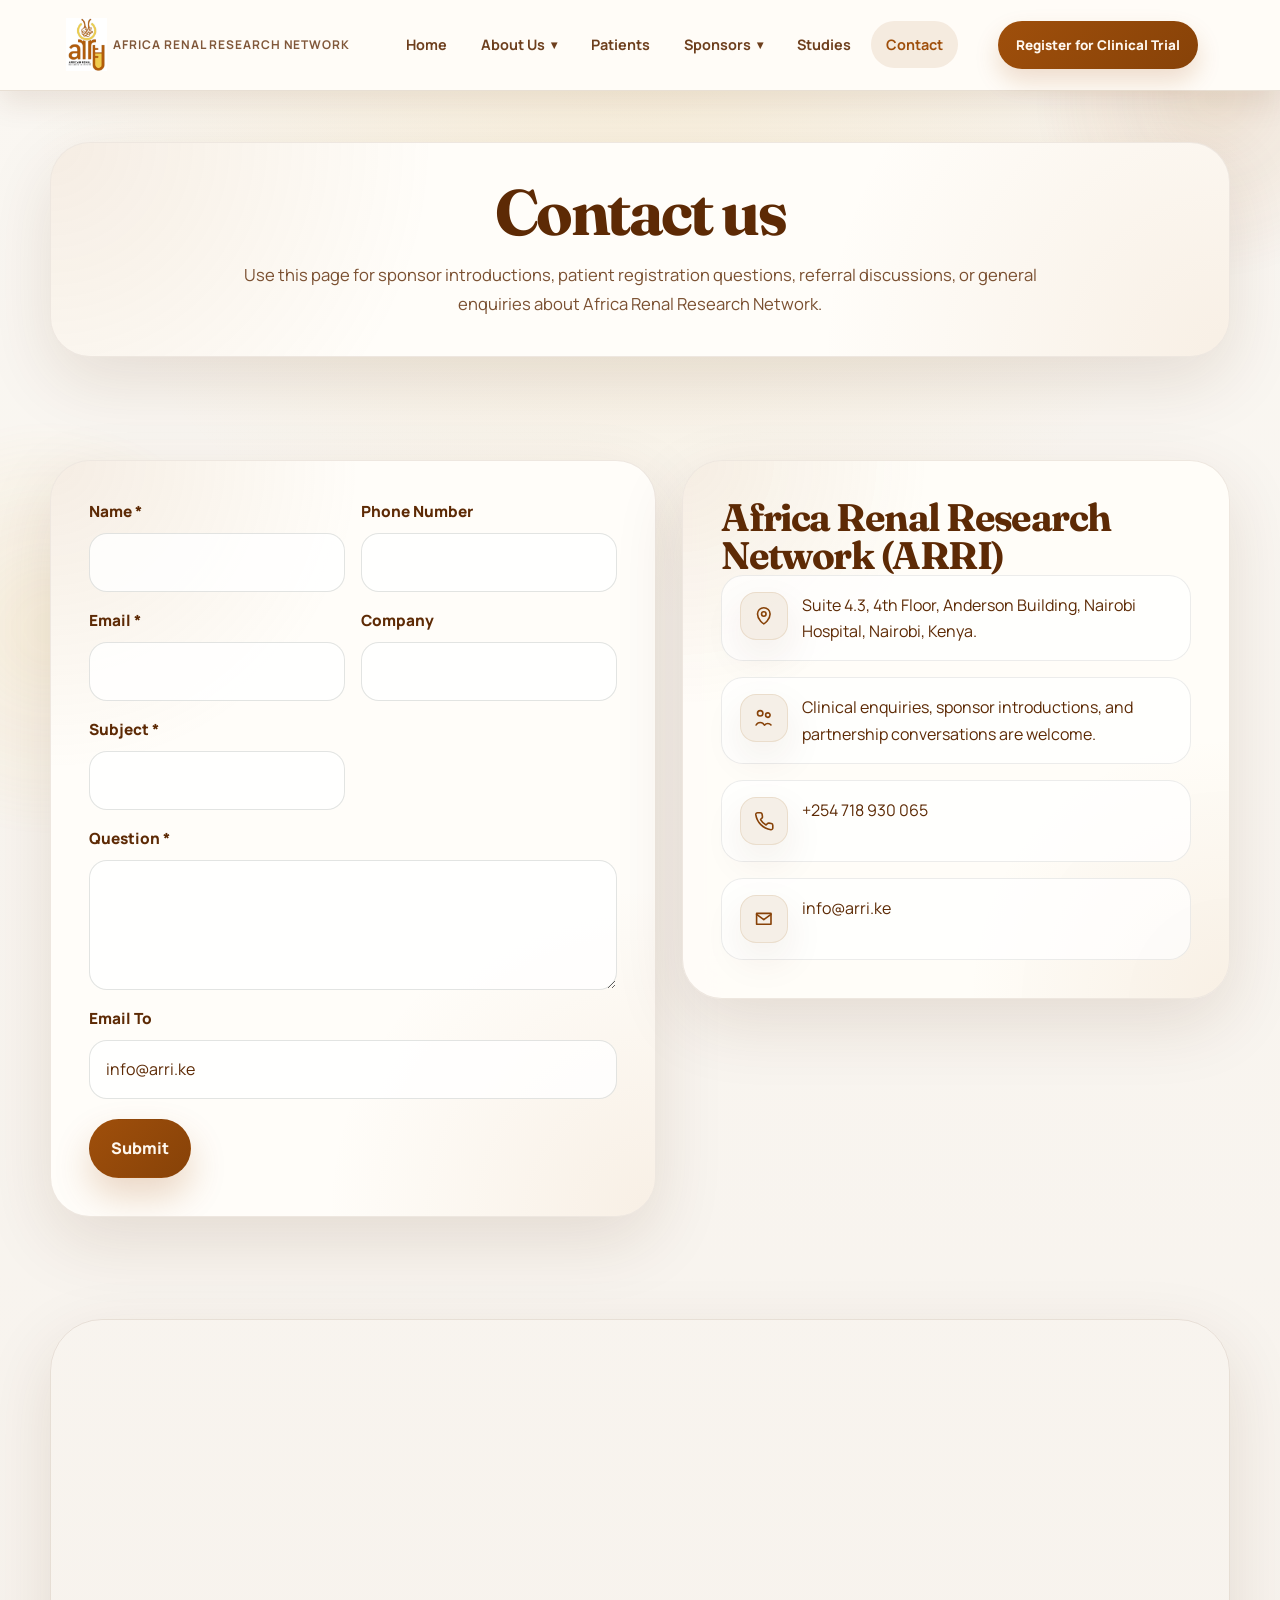
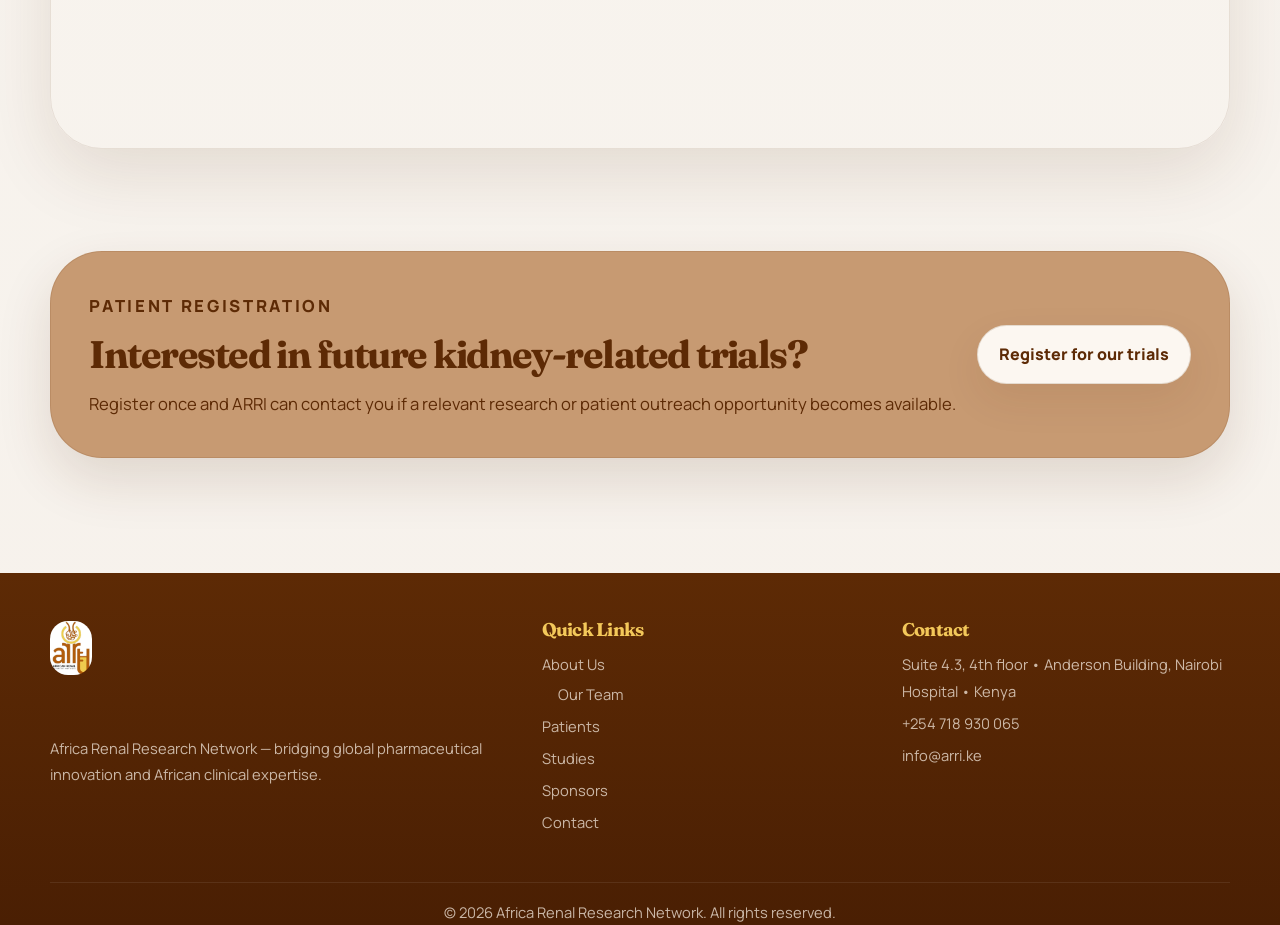
<file: contactus.html>
<!DOCTYPE html>
<html lang="en">
  <head>
    <meta charset="utf-8">
    <meta name="viewport" content="width=device-width, initial-scale=1">
    <meta name="description" content="Contact Africa Renal Research Network (ARRI) for sponsor, patient, or partnership enquiries.">
    <title>Contact Us | ARRI</title>
    <link rel="preconnect" href="https://fonts.googleapis.com">
    <link rel="preconnect" href="https://fonts.gstatic.com" crossorigin>
    <link href="https://fonts.googleapis.com/css2?family=Fraunces:wght@500;600;700&family=Manrope:wght@400;500;600;700;800&display=swap" rel="stylesheet">
    <link rel="stylesheet" href="styles.css">
    <script src="script.js" defer></script>
  </head>
  <body data-page="contactus">
    <div data-site-header></div>
    <main>
      <section class="section">
        <div class="container">
          <div class="page-copy page-copy--intro surface surface--strong center" data-reveal>
            <div class="page-header center">
              <h1 class="title-lg">Contact us</h1>
              <p>Use this page for sponsor introductions, patient registration questions, referral discussions, or general enquiries about Africa Renal Research Network.</p>
            </div>
          </div>
        </div>
      </section>

      <section class="section">
        <div class="container contact-grid">
          <form class="form-card surface surface--strong" data-static-form="contact-request" data-reveal>
            <div class="form-grid">
              <label class="field">
                <span>Name *</span>
                <input type="text" name="name" required>
              </label>
              <label class="field">
                <span>Phone Number</span>
                <input type="tel" name="phone_number">
              </label>
              <label class="field">
                <span>Email *</span>
                <input type="email" name="email" required>
              </label>
              <label class="field">
                <span>Company</span>
                <input type="text" name="company">
              </label>
              <label class="field">
                <span>Subject *</span>
                <input type="text" name="subject" required>
              </label>
              <label class="field field--full">
                <span>Question *</span>
                <textarea name="question" required></textarea>
              </label>
              <label class="field field--full">
                <span>Email To</span>
                <input type="email" name="email_to" value="info@arri.ke" readonly>
              </label>
            </div>
            <div class="form-submit-row">
              <button class="button" type="submit">Submit</button>
            </div>
          </form>

          <aside class="contact-card surface" data-reveal style="--delay: 120ms;">
            <div class="page-header">
              <h2 class="title-md">Africa Renal Research Network (ARRI)</h2>
            </div>
            <ul class="contact-list">
              <li>
                <span class="feature-card__icon" aria-hidden="true">
                  <svg viewBox="0 0 24 24">
                    <path d="M12 21s7-4.4 7-11a7 7 0 1 0-14 0c0 6.6 7 11 7 11Z"></path>
                    <circle cx="12" cy="10" r="2.5"></circle>
                  </svg>
                </span>
                <div class="contact-list__content">
                  <p>Suite 4.3, 4th Floor, Anderson Building, Nairobi Hospital, Nairobi, Kenya.</p>
                </div>
              </li>
              <li>
                <span class="feature-card__icon" aria-hidden="true">
                  <svg viewBox="0 0 24 24">
                    <path d="M8 10a3 3 0 1 0 0-6 3 3 0 0 0 0 6Z"></path>
                    <path d="M16.5 11.5a2.5 2.5 0 1 0 0-5 2.5 2.5 0 0 0 0 5Z"></path>
                    <path d="M3.5 20a5 5 0 0 1 9 0"></path>
                    <path d="M13 20a4.5 4.5 0 0 1 7 0"></path>
                  </svg>
                </span>
                <div class="contact-list__content">
                  <p>Clinical enquiries, sponsor introductions, and partnership conversations are welcome.</p>
                </div>
              </li>
              <li class="contact-links">
                <span class="feature-card__icon" aria-hidden="true">
                  <svg viewBox="0 0 24 24">
                    <path d="M22 16.9v3a2 2 0 0 1-2.2 2A19.8 19.8 0 0 1 3.1 5.2 2 2 0 0 1 5.1 3h3a2 2 0 0 1 2 1.7l.4 2.6a2 2 0 0 1-.6 1.8l-1.5 1.5a16 16 0 0 0 6.1 6.1l1.5-1.5a2 2 0 0 1 1.8-.6l2.6.4A2 2 0 0 1 22 16.9Z"></path>
                  </svg>
                </span>
                <div class="contact-list__content">
                  <a href="tel:+254718930065">+254 718 930 065</a>
                </div>
              </li>
              <li class="contact-links">
                <span class="feature-card__icon" aria-hidden="true">
                  <svg viewBox="0 0 24 24">
                    <path d="M4 6h16v12H4z"></path>
                    <path d="m4 7 8 6 8-6"></path>
                  </svg>
                </span>
                <div class="contact-list__content">
                  <a href="mailto:info@arri.ke">info@arri.ke</a>
                </div>
              </li>
            </ul>
          </aside>
        </div>
      </section>

      <section class="section">
        <div class="container">
          <div class="map-frame" data-reveal>
            <iframe src="https://maps.google.com/maps?q=Anderson%20Building%2C%20Nairobi%20Hospital.&amp;t=m&amp;z=12&amp;ie=UTF8&amp;iwloc=&amp;output=embed" loading="lazy" referrerpolicy="no-referrer-when-downgrade" title="Anderson Building, Nairobi Hospital"></iframe>
          </div>
        </div>
      </section>
    </main>
    <div data-site-footer></div>
  </body>
</html>
</file>
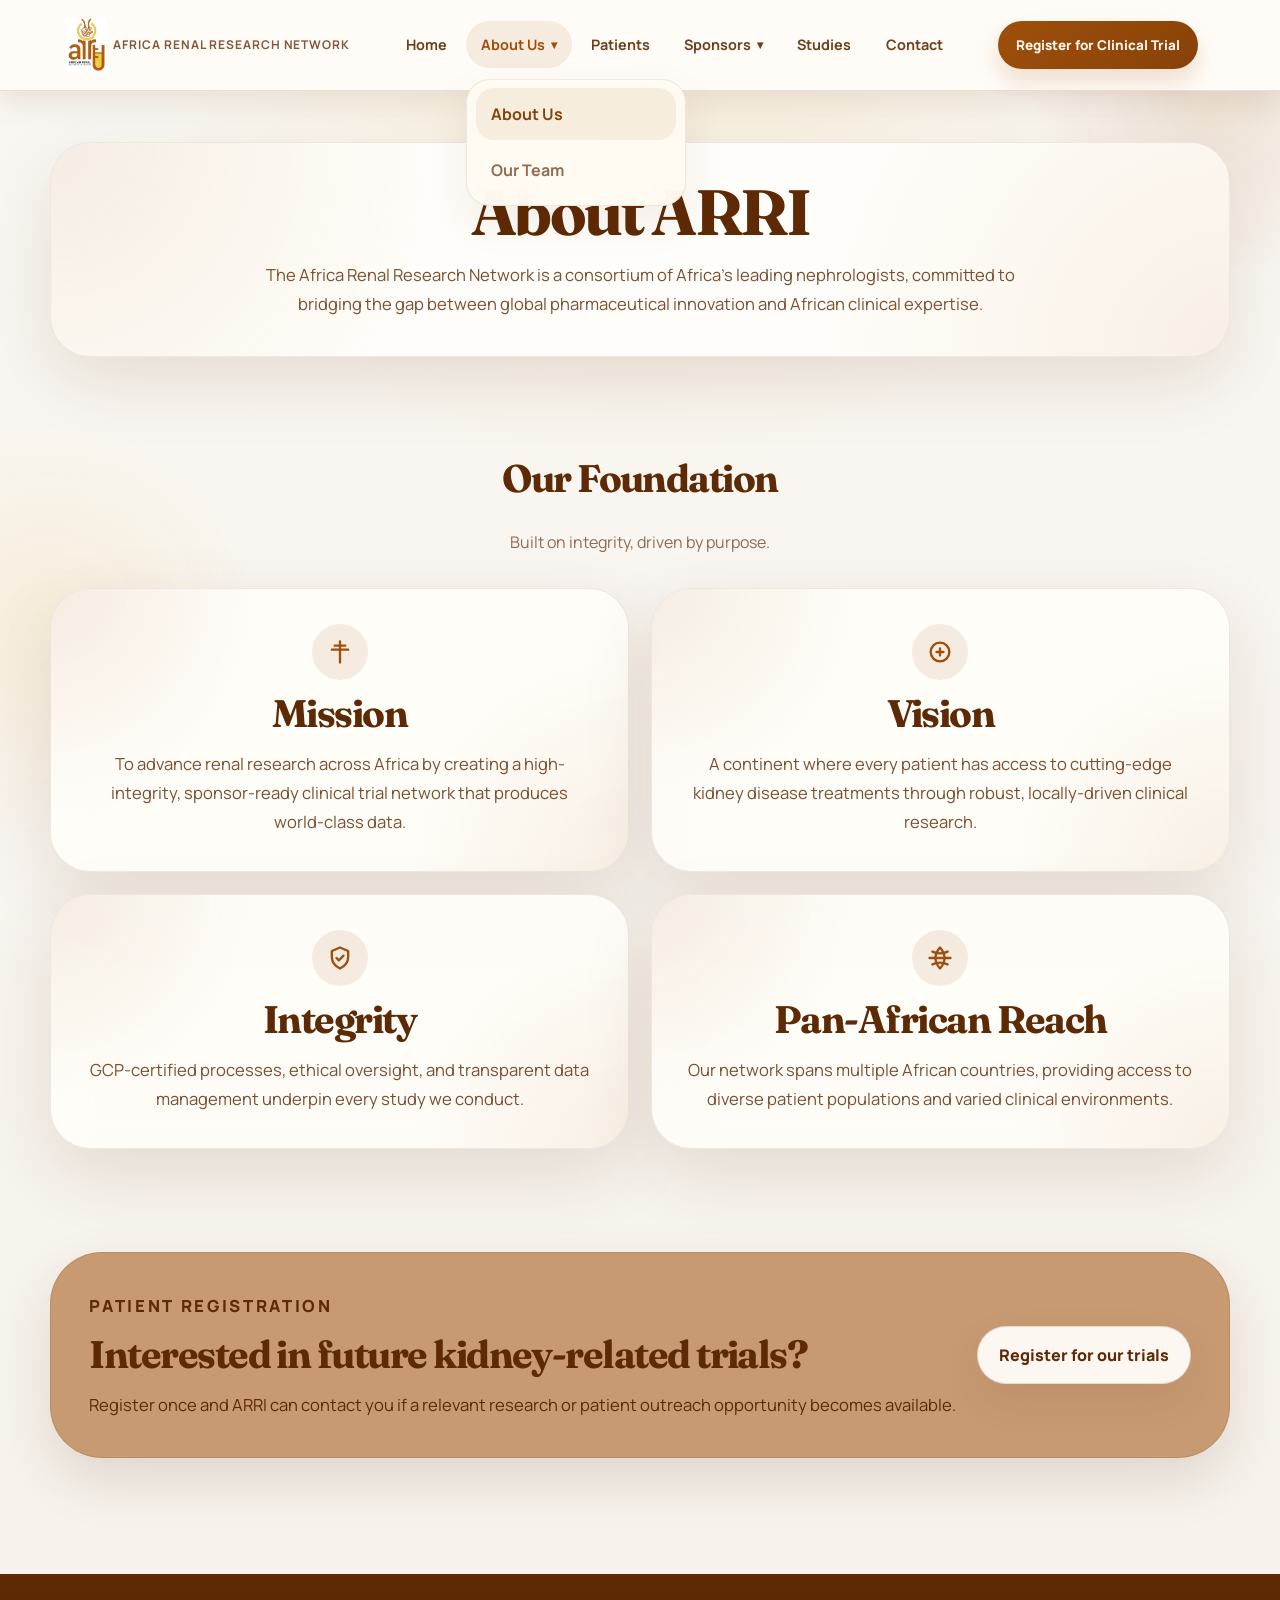
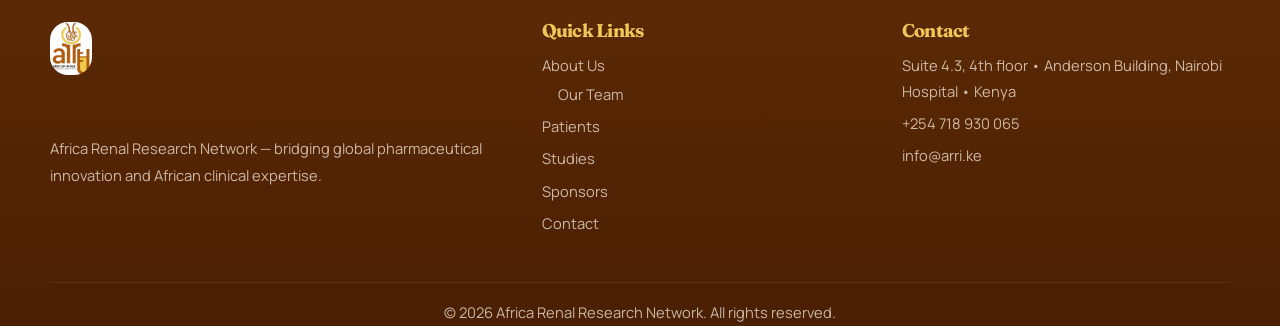
<file: mission-and-vision.html>
<!DOCTYPE html>
<html lang="en">
  <head>
    <meta charset="utf-8">
    <meta name="viewport" content="width=device-width, initial-scale=1">
    <meta name="description" content="About ARRI">
    <title>About ARRI</title>
    <link rel="preconnect" href="https://fonts.googleapis.com">
    <link rel="preconnect" href="https://fonts.gstatic.com" crossorigin>
    <link href="https://fonts.googleapis.com/css2?family=Fraunces:wght@500;600;700&family=Manrope:wght@400;500;600;700;800&display=swap" rel="stylesheet">
    <link rel="stylesheet" href="styles.css">
    <script src="script.js" defer></script>
  </head>
  <body data-page="mission-and-vision">
    <div data-site-header></div>
    <main>
      <section class="section">
        <div class="container">
          <div class="page-copy page-copy--intro surface surface--strong center" data-reveal>
            <div class="page-header center">
              <h1 class="title-lg">About ARRI</h1>
              <p>The Africa Renal Research Network is a consortium of Africa's leading nephrologists, committed to bridging the gap between global pharmaceutical innovation and African clinical expertise.</p>
            </div>
          </div>
        </div>
      </section>

      <section class="section">
        <div class="container spaced">
          <div class="page-header center" data-reveal>
            <h2 class="title-md">Our Foundation</h2>
            <p class="text-muted">Built on integrity, driven by purpose.</p>
          </div>

          <div class="card-grid card-grid--two">
            <article class="panel surface foundation-card" data-reveal>
              <span class="research-focus-card__icon" aria-hidden="true">
                <svg viewBox="0 0 24 24">
                  <path d="M12 3v18"></path>
                  <path d="M5 10h14"></path>
                  <path d="M7.5 6.5h9"></path>
                </svg>
              </span>
              <div class="page-header">
                <h3 class="title-md">Mission</h3>
                <p>To advance renal research across Africa by creating a high-integrity, sponsor-ready clinical trial network that produces world-class data.</p>
              </div>
            </article>

            <article class="panel surface foundation-card" data-reveal style="--delay: 70ms;">
              <span class="research-focus-card__icon" aria-hidden="true">
                <svg viewBox="0 0 24 24">
                  <circle cx="12" cy="12" r="8"></circle>
                  <path d="M12 9v6"></path>
                  <path d="M9 12h6"></path>
                </svg>
              </span>
              <div class="page-header">
                <h3 class="title-md">Vision</h3>
                <p>A continent where every patient has access to cutting-edge kidney disease treatments through robust, locally-driven clinical research.</p>
              </div>
            </article>

            <article class="panel surface foundation-card" data-reveal style="--delay: 140ms;">
              <span class="research-focus-card__icon" aria-hidden="true">
                <svg viewBox="0 0 24 24">
                  <path d="M12 3l7 3v5c0 4.2-2.6 8-7 10-4.4-2-7-5.8-7-10V6l7-3Z"></path>
                  <path d="m9 12 2 2 4-4"></path>
                </svg>
              </span>
              <div class="page-header">
                <h3 class="title-md">Integrity</h3>
                <p>GCP-certified processes, ethical oversight, and transparent data management underpin every study we conduct.</p>
              </div>
            </article>

            <article class="panel surface foundation-card" data-reveal style="--delay: 210ms;">
              <span class="research-focus-card__icon" aria-hidden="true">
                <svg viewBox="0 0 24 24">
                  <path d="M3 12h18"></path>
                  <path d="M12 3a15.3 15.3 0 0 1 4 9 15.3 15.3 0 0 1-4 9 15.3 15.3 0 0 1-4-9 15.3 15.3 0 0 1 4-9Z"></path>
                  <path d="M5.5 6.5a15 15 0 0 0 13 0"></path>
                  <path d="M5.5 17.5a15 15 0 0 1 13 0"></path>
                </svg>
              </span>
              <div class="page-header">
                <h3 class="title-md">Pan-African Reach</h3>
                <p>Our network spans multiple African countries, providing access to diverse patient populations and varied clinical environments.</p>
              </div>
            </article>
          </div>
        </div>
      </section>
    </main>
    <div data-site-footer></div>
  </body>
</html>
</file>
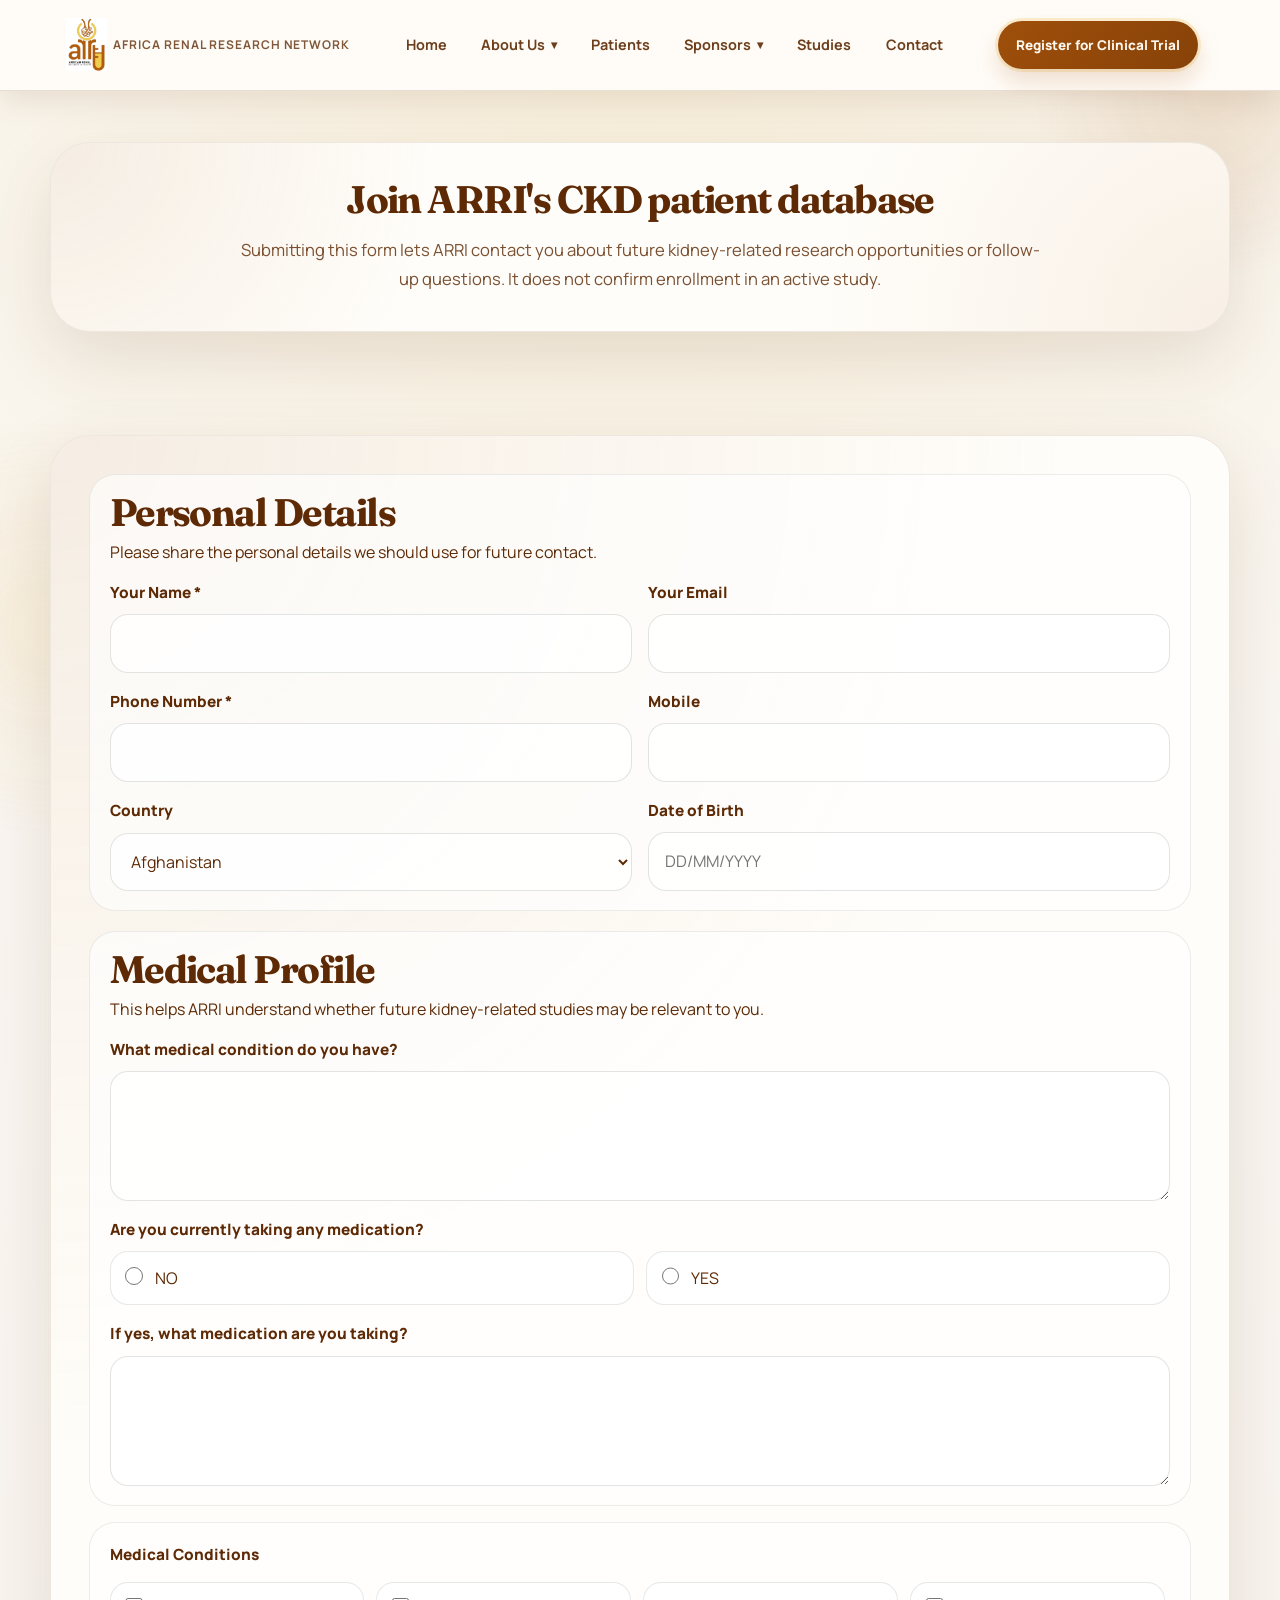
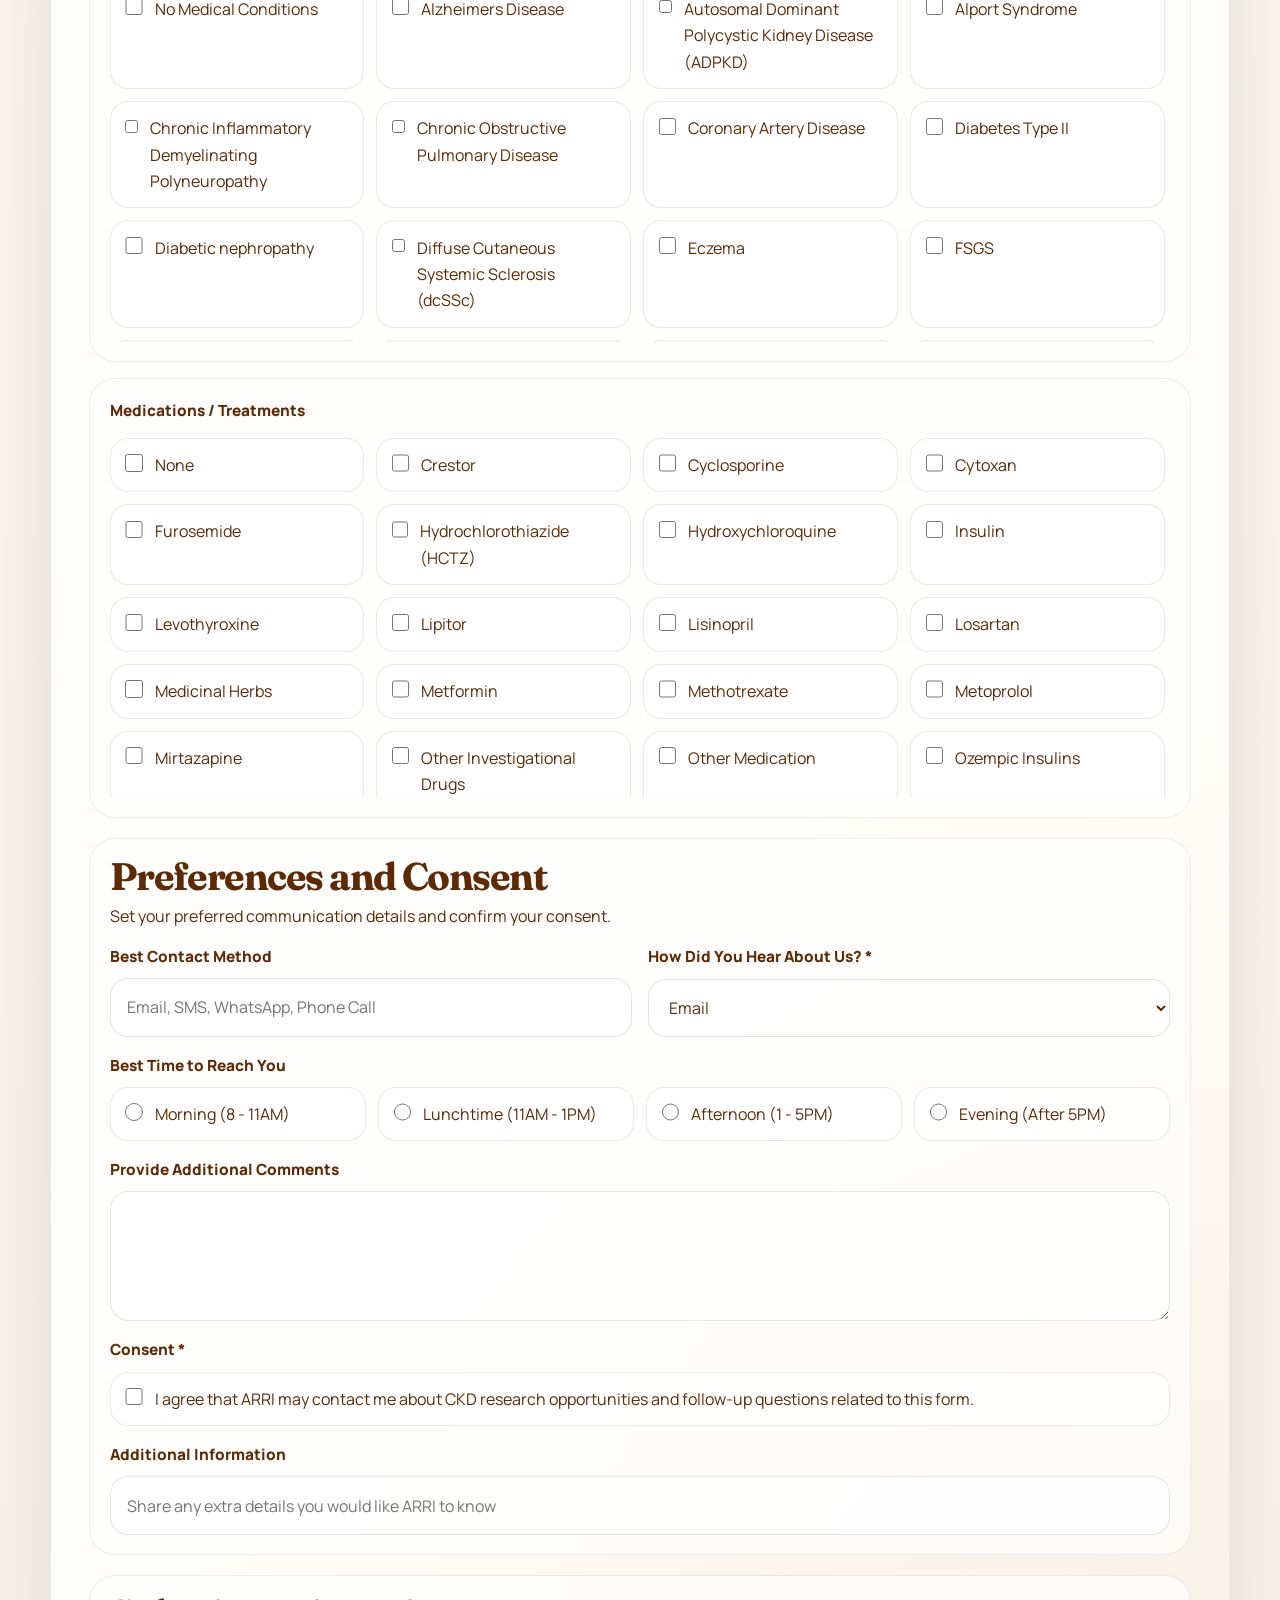
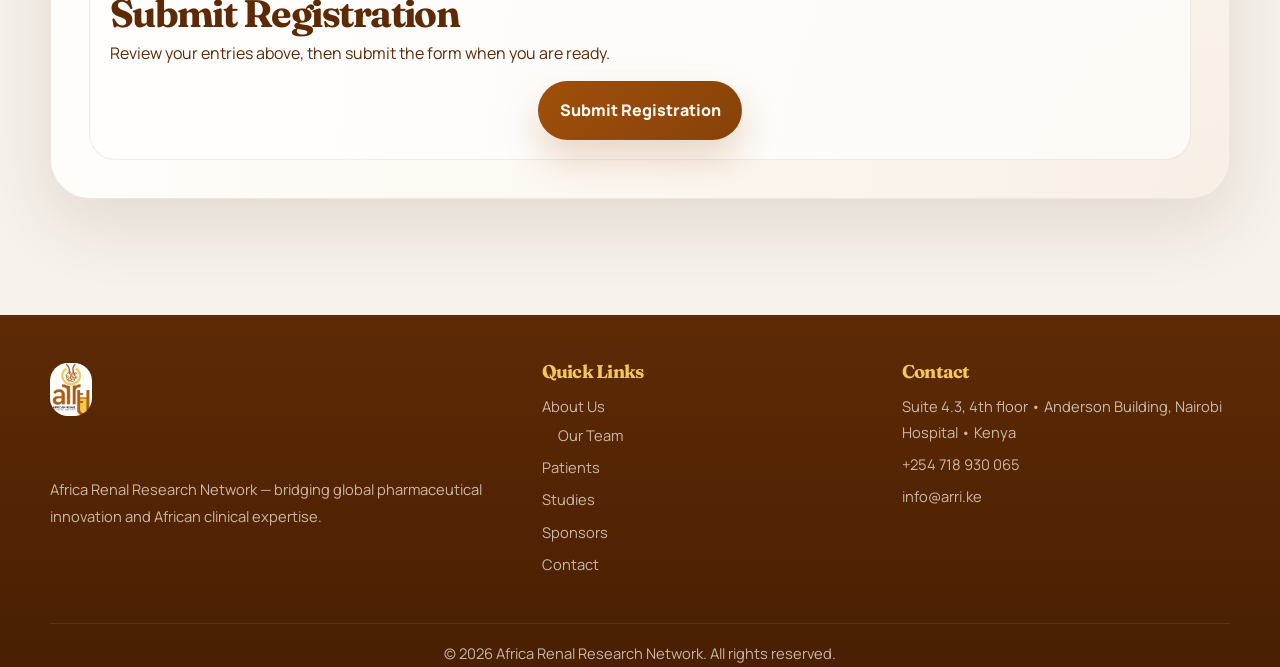
<file: registration.html>
<!DOCTYPE html>
<html lang="en">
  <head>
    <meta charset="utf-8">
    <meta name="viewport" content="width=device-width, initial-scale=1">
    <meta name="description" content="Register your interest with Africa Renal Research Network (ARRI).">
    <title>Patient Registration | ARRI</title>
    <link rel="preconnect" href="https://fonts.googleapis.com">
    <link rel="preconnect" href="https://fonts.gstatic.com" crossorigin>
    <link href="https://fonts.googleapis.com/css2?family=Fraunces:wght@500;600;700&family=Manrope:wght@400;500;600;700;800&display=swap" rel="stylesheet">
    <link rel="stylesheet" href="styles.css">
    <script src="script.js" defer></script>
  </head>
  <body data-page="registration">
    <div data-site-header></div>
    <main>
      <section class="section">
        <div class="container">
          <div class="page-copy page-copy--intro surface surface--strong center" data-reveal>
            <div class="page-header center">
              <h2 class="title-md">Join ARRI's CKD patient database</h2>
              <p>Submitting this form lets ARRI contact you about future kidney-related research opportunities or follow-up questions. It does not confirm enrollment in an active study.</p>
            </div>
          </div>
        </div>
      </section>

      <section class="section">
        <div class="container">
          <form class="form-card surface surface--strong registration-form registration-form--single" data-static-form="registration-application">
              <section class="form-step is-active">
                <div class="form-section">
                  <div class="form-section__intro">
                    <h3 class="card-title">Personal Details</h3>
                    <p>Please share the personal details we should use for future contact.</p>
                  </div>
                  <div class="form-grid">
                    <label class="field">
                      <span>Your Name *</span>
                      <input type="text" name="your_name" required>
                    </label>
                    <label class="field">
                      <span>Your Email</span>
                      <input type="email" name="your_email">
                    </label>
                    <label class="field">
                      <span>Phone Number *</span>
                      <input type="tel" name="phone_number" required>
                    </label>
                    <label class="field">
                      <span>Mobile</span>
                      <input type="text" name="mobile">
                    </label>
                    <label class="field">
                      <span>Country</span>
                      <select name="country" data-select-options="countries"></select>
                    </label>
                    <label class="field">
                      <span>Date of Birth</span>
                      <input type="text" name="dob" placeholder="DD/MM/YYYY">
                    </label>
                  </div>
                </div>
              </section>

              <section class="form-step is-active">
                <div class="form-section">
                  <div class="form-section__intro">
                    <h3 class="card-title">Medical Profile</h3>
                    <p>This helps ARRI understand whether future kidney-related studies may be relevant to you.</p>
                  </div>
                  <div class="form-grid">
                    <label class="field field--full">
                      <span>What medical condition do you have?</span>
                      <textarea name="what_medical_condition_do_you_have"></textarea>
                    </label>

                    <div class="fieldset-shell">
                      <div class="fieldset-title">Are you currently taking any medication?</div>
                      <div class="radio-grid">
                        <label class="choice-card" for="taking-medication-no">
                          <input id="taking-medication-no" type="radio" name="are_you_taking_any_medication" value="NO">
                          <span>NO</span>
                        </label>
                        <label class="choice-card" for="taking-medication-yes">
                          <input id="taking-medication-yes" type="radio" name="are_you_taking_any_medication" value="YES">
                          <span>YES</span>
                        </label>
                      </div>
                    </div>

                    <label class="field field--full">
                      <span>If yes, what medication are you taking?</span>
                      <textarea name="if_yes_what_medication_are_you_taking"></textarea>
                    </label>
                  </div>
                </div>

                <div class="form-section">
                  <div class="fieldset-title">Medical Conditions</div>
                  <div class="choice-grid" data-choice-options="medicalConditions" data-choice-name="medical_conditions" data-choice-type="checkbox"></div>
                </div>

                <div class="form-section">
                  <div class="fieldset-title">Medications / Treatments</div>
                  <div class="choice-grid" data-choice-options="medications" data-choice-name="medications_treatments" data-choice-type="checkbox"></div>
                </div>
              </section>

              <section class="form-step is-active">
                <div class="form-section">
                  <div class="form-section__intro">
                    <h3 class="card-title">Preferences and Consent</h3>
                    <p>Set your preferred communication details and confirm your consent.</p>
                  </div>
                  <div class="form-grid">
                    <label class="field">
                      <span>Best Contact Method</span>
                      <input type="text" name="best_contact_method" placeholder="Email, SMS, WhatsApp, Phone Call">
                    </label>

                    <label class="field">
                      <span>How Did You Hear About Us? *</span>
                      <select name="how_did_you_hear_about_us" data-select-options="hearAboutUs" required></select>
                    </label>

                    <div class="fieldset-shell">
                      <div class="fieldset-title">Best Time to Reach You</div>
                      <div class="radio-grid">
                        <label class="choice-card" for="reach-morning">
                          <input id="reach-morning" type="radio" name="best_time_to_reach_you" value="Morning (8 - 11AM)">
                          <span>Morning (8 - 11AM)</span>
                        </label>
                        <label class="choice-card" for="reach-lunch">
                          <input id="reach-lunch" type="radio" name="best_time_to_reach_you" value="Lunchtime (11AM - 1PM)">
                          <span>Lunchtime (11AM - 1PM)</span>
                        </label>
                        <label class="choice-card" for="reach-afternoon">
                          <input id="reach-afternoon" type="radio" name="best_time_to_reach_you" value="Afternoon (1 - 5PM)">
                          <span>Afternoon (1 - 5PM)</span>
                        </label>
                        <label class="choice-card" for="reach-evening">
                          <input id="reach-evening" type="radio" name="best_time_to_reach_you" value="Evening (After 5PM)">
                          <span>Evening (After 5PM)</span>
                        </label>
                      </div>
                    </div>

                    <label class="field field--full">
                      <span>Provide Additional Comments</span>
                      <textarea name="provide_additional_comments"></textarea>
                    </label>

                    <div class="fieldset-shell field--full">
                      <div class="fieldset-title">Consent *</div>
                      <label class="choice-card" for="required-checkbox">
                        <input id="required-checkbox" type="checkbox" name="required_checkbox" value="Yes" required>
                        <span>I agree that ARRI may contact me about CKD research opportunities and follow-up questions related to this form.</span>
                      </label>
                    </div>

                    <label class="field field--full">
                      <span>Additional Information</span>
                      <input type="text" name="additional_info" placeholder="Share any extra details you would like ARRI to know">
                    </label>
                  </div>
                </div>
              </section>

              <section class="form-step is-active">
                <div class="form-section form-section--submit">
                  <div class="form-section__intro">
                    <h3 class="card-title">Submit Registration</h3>
                    <p>Review your entries above, then submit the form when you are ready.</p>
                  </div>
                  <div class="registration-actions registration-actions--single">
                    <button class="button" type="submit">Submit Registration</button>
                  </div>
                </div>
              </section>
          </form>
        </div>
      </section>
    </main>
    <div data-site-footer></div>
  </body>
</html>
</file>
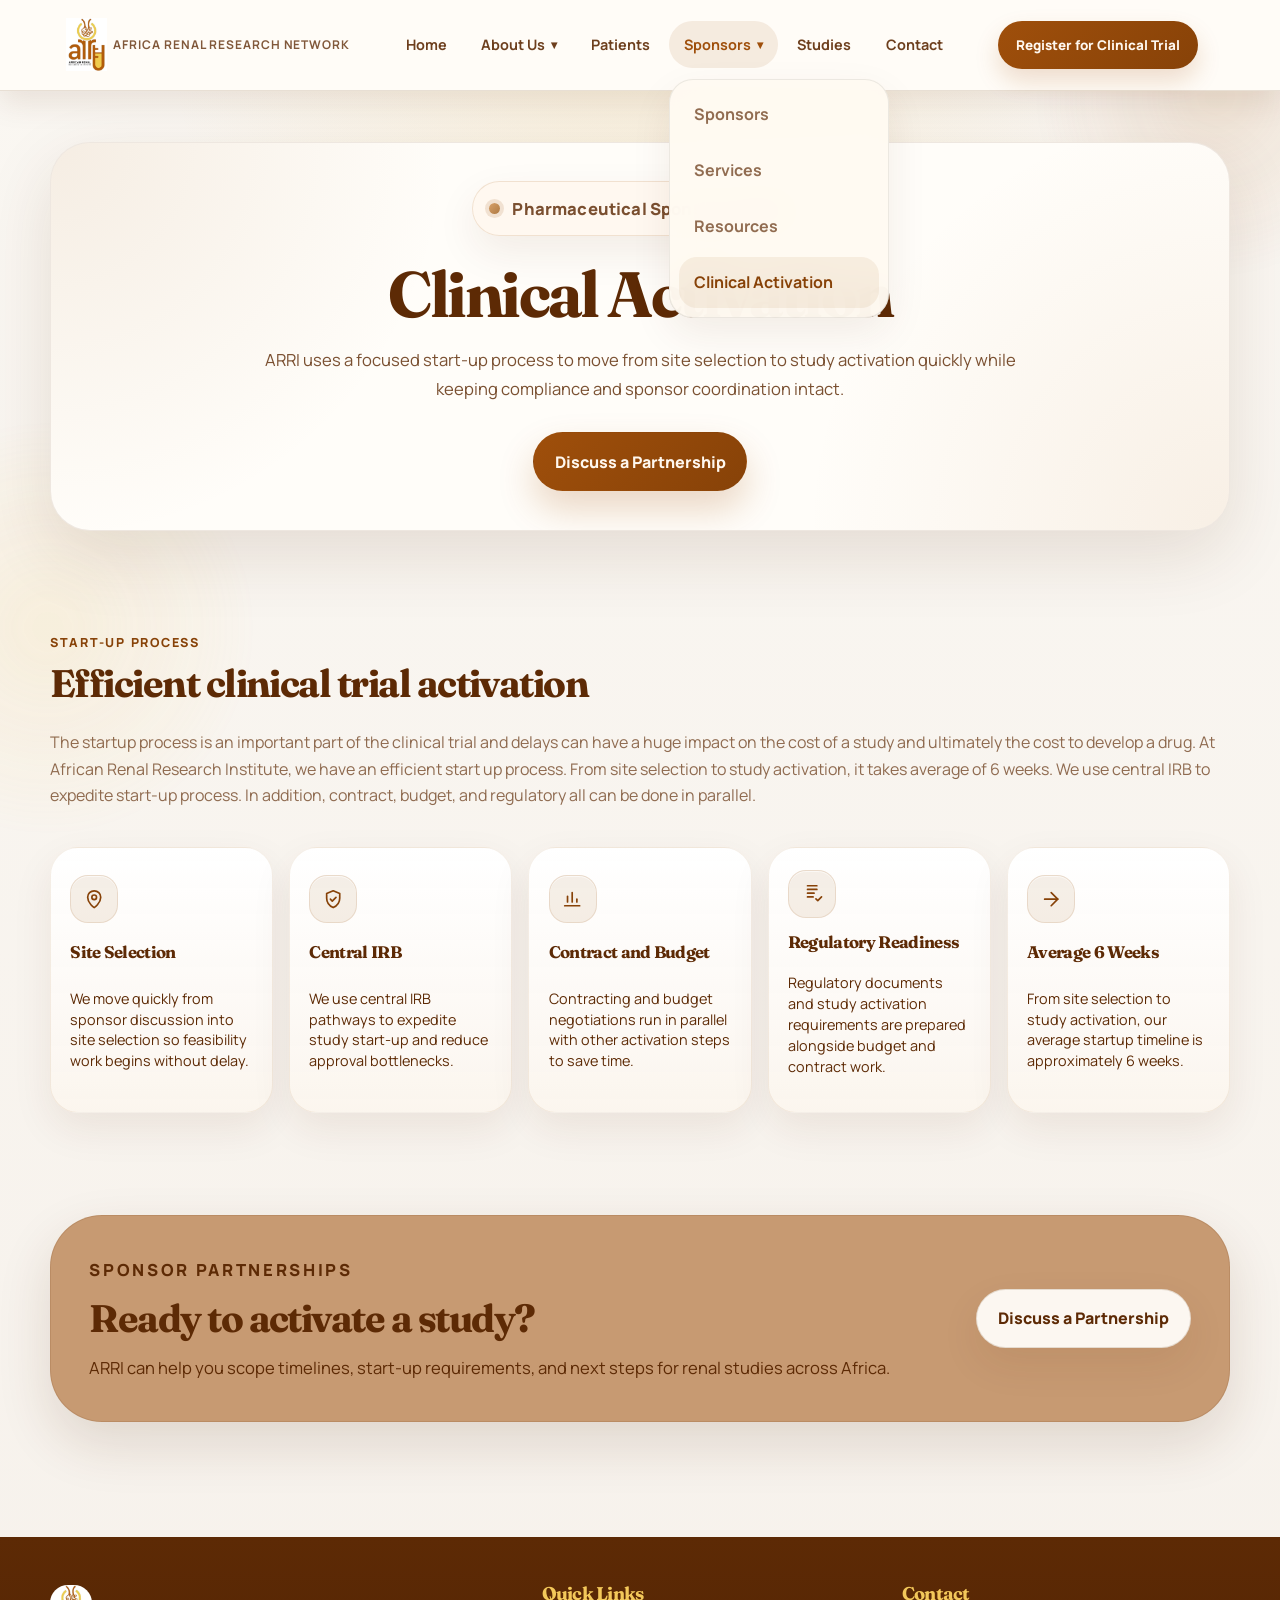
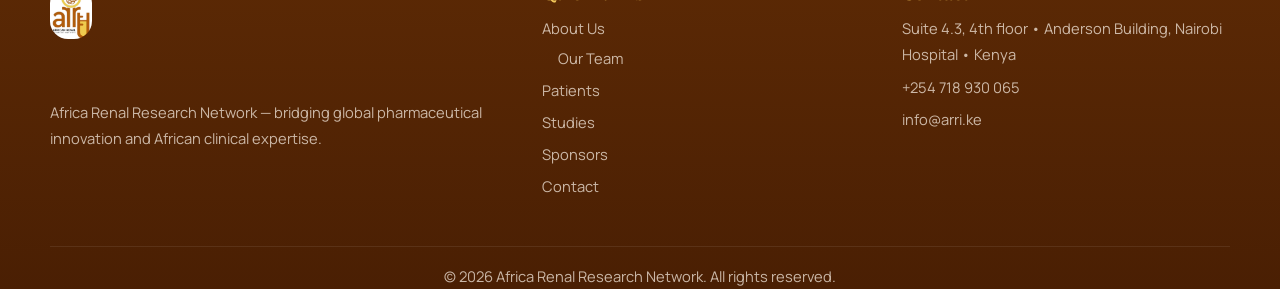
<file: sponsor-clinical-activation.html>
<!DOCTYPE html>
<html lang="en">
  <head>
    <meta charset="utf-8">
    <meta name="viewport" content="width=device-width, initial-scale=1">
    <meta name="description" content="Clinical activation details for sponsors at Africa Renal Research Network (ARRI).">
    <title>Clinical Activation | ARRI</title>
    <link rel="preconnect" href="https://fonts.googleapis.com">
    <link rel="preconnect" href="https://fonts.gstatic.com" crossorigin>
    <link href="https://fonts.googleapis.com/css2?family=Fraunces:wght@500;600;700&family=Manrope:wght@400;500;600;700;800&display=swap" rel="stylesheet">
    <link rel="stylesheet" href="styles.css">
    <script src="script.js" defer></script>
  </head>
  <body data-page="sponsor-clinical-activation">
    <div data-site-header></div>
    <main>
      <section class="section">
        <div class="container">
          <div class="page-copy page-copy--intro sponsor-page-hero surface surface--strong center" data-reveal>
            <p class="pill sponsor-pill">Pharmaceutical Sponsors &amp; CROs</p>
            <div class="page-header center">
              <h1 class="title-lg">Clinical Activation</h1>
              <p>ARRI uses a focused start-up process to move from site selection to study activation quickly while keeping compliance and sponsor coordination intact.</p>
            </div>
            <div class="hero-actions hero-actions--center">
              <a class="button" href="contactus.html">Discuss a Partnership</a>
            </div>
          </div>
        </div>
      </section>

      <section class="section">
        <div class="container">
          <div class="process-header" data-reveal>
            <p class="sponsor-kicker">Start-Up Process</p>
            <h2 class="title-md">Efficient clinical trial activation</h2>
            <p class="text-muted">The startup process is an important part of the clinical trial and delays can have a huge impact on the cost of a study and ultimately the cost to develop a drug. At African Renal Research Institute, we have an efficient start up process. From site selection to study activation, it takes average of 6 weeks. We use central IRB to expedite start-up process. In addition, contract, budget, and regulatory all can be done in parallel.</p>
          </div>

          <div class="process-grid sponsor-startup-flow">
            <article class="process-node" data-reveal>
              <div class="process-node__top">
                <span class="process-node__icon" aria-hidden="true">
                  <svg viewBox="0 0 24 24">
                    <path d="M12 21s7-4.4 7-11a7 7 0 1 0-14 0c0 6.6 7 11 7 11Z"></path>
                    <circle cx="12" cy="10" r="2.5"></circle>
                  </svg>
                </span>
              </div>
              <div class="process-node__copy">
                <h3 class="card-title">Site Selection</h3>
                <p>We move quickly from sponsor discussion into site selection so feasibility work begins without delay.</p>
              </div>
            </article>

            <article class="process-node" data-reveal style="--delay: 70ms;">
              <div class="process-node__top">
                <span class="process-node__icon" aria-hidden="true">
                  <svg viewBox="0 0 24 24">
                    <path d="M12 3l7 3v5c0 4.2-2.6 8-7 10-4.4-2-7-5.8-7-10V6l7-3Z"></path>
                    <path d="m9 12 2 2 4-4"></path>
                  </svg>
                </span>
              </div>
              <div class="process-node__copy">
                <h3 class="card-title">Central IRB</h3>
                <p>We use central IRB pathways to expedite study start-up and reduce approval bottlenecks.</p>
              </div>
            </article>

            <article class="process-node" data-reveal style="--delay: 140ms;">
              <div class="process-node__top">
                <span class="process-node__icon" aria-hidden="true">
                  <svg viewBox="0 0 24 24">
                    <path d="M4 19h16"></path>
                    <path d="M7 15V9"></path>
                    <path d="M12 15V5"></path>
                    <path d="M17 15v-3"></path>
                  </svg>
                </span>
              </div>
              <div class="process-node__copy">
                <h3 class="card-title">Contract and Budget</h3>
                <p>Contracting and budget negotiations run in parallel with other activation steps to save time.</p>
              </div>
            </article>

            <article class="process-node" data-reveal style="--delay: 210ms;">
              <div class="process-node__top">
                <span class="process-node__icon" aria-hidden="true">
                  <svg viewBox="0 0 24 24">
                    <path d="M7 4h10"></path>
                    <path d="M7 8h10"></path>
                    <path d="M7 12h7"></path>
                    <path d="M7 16h6"></path>
                    <path d="m16 18 2 2 4-4"></path>
                  </svg>
                </span>
              </div>
              <div class="process-node__copy">
                <h3 class="card-title">Regulatory Readiness</h3>
                <p>Regulatory documents and study activation requirements are prepared alongside budget and contract work.</p>
              </div>
            </article>

            <article class="process-node" data-reveal style="--delay: 280ms;">
              <div class="process-node__top">
                <span class="process-node__icon" aria-hidden="true">
                  <svg viewBox="0 0 24 24">
                    <path d="M5 12h14"></path>
                    <path d="m12 5 7 7-7 7"></path>
                  </svg>
                </span>
              </div>
              <div class="process-node__copy">
                <h3 class="card-title">Average 6 Weeks</h3>
                <p>From site selection to study activation, our average startup timeline is approximately 6 weeks.</p>
              </div>
            </article>
          </div>
        </div>
      </section>

      <section class="section">
        <div class="container">
          <div class="cta-band sponsor-cta-band" data-reveal>
            <div class="cta-band__inner">
              <div class="spaced">
                <p class="cta-band__eyebrow">Sponsor Partnerships</p>
                <h2 class="title-md">Ready to activate a study?</h2>
                <p>ARRI can help you scope timelines, start-up requirements, and next steps for renal studies across Africa.</p>
              </div>
              <a class="button button--light" href="contactus.html">Discuss a Partnership</a>
            </div>
          </div>
        </div>
      </section>
    </main>
    <div data-site-footer></div>
  </body>
</html>
</file>
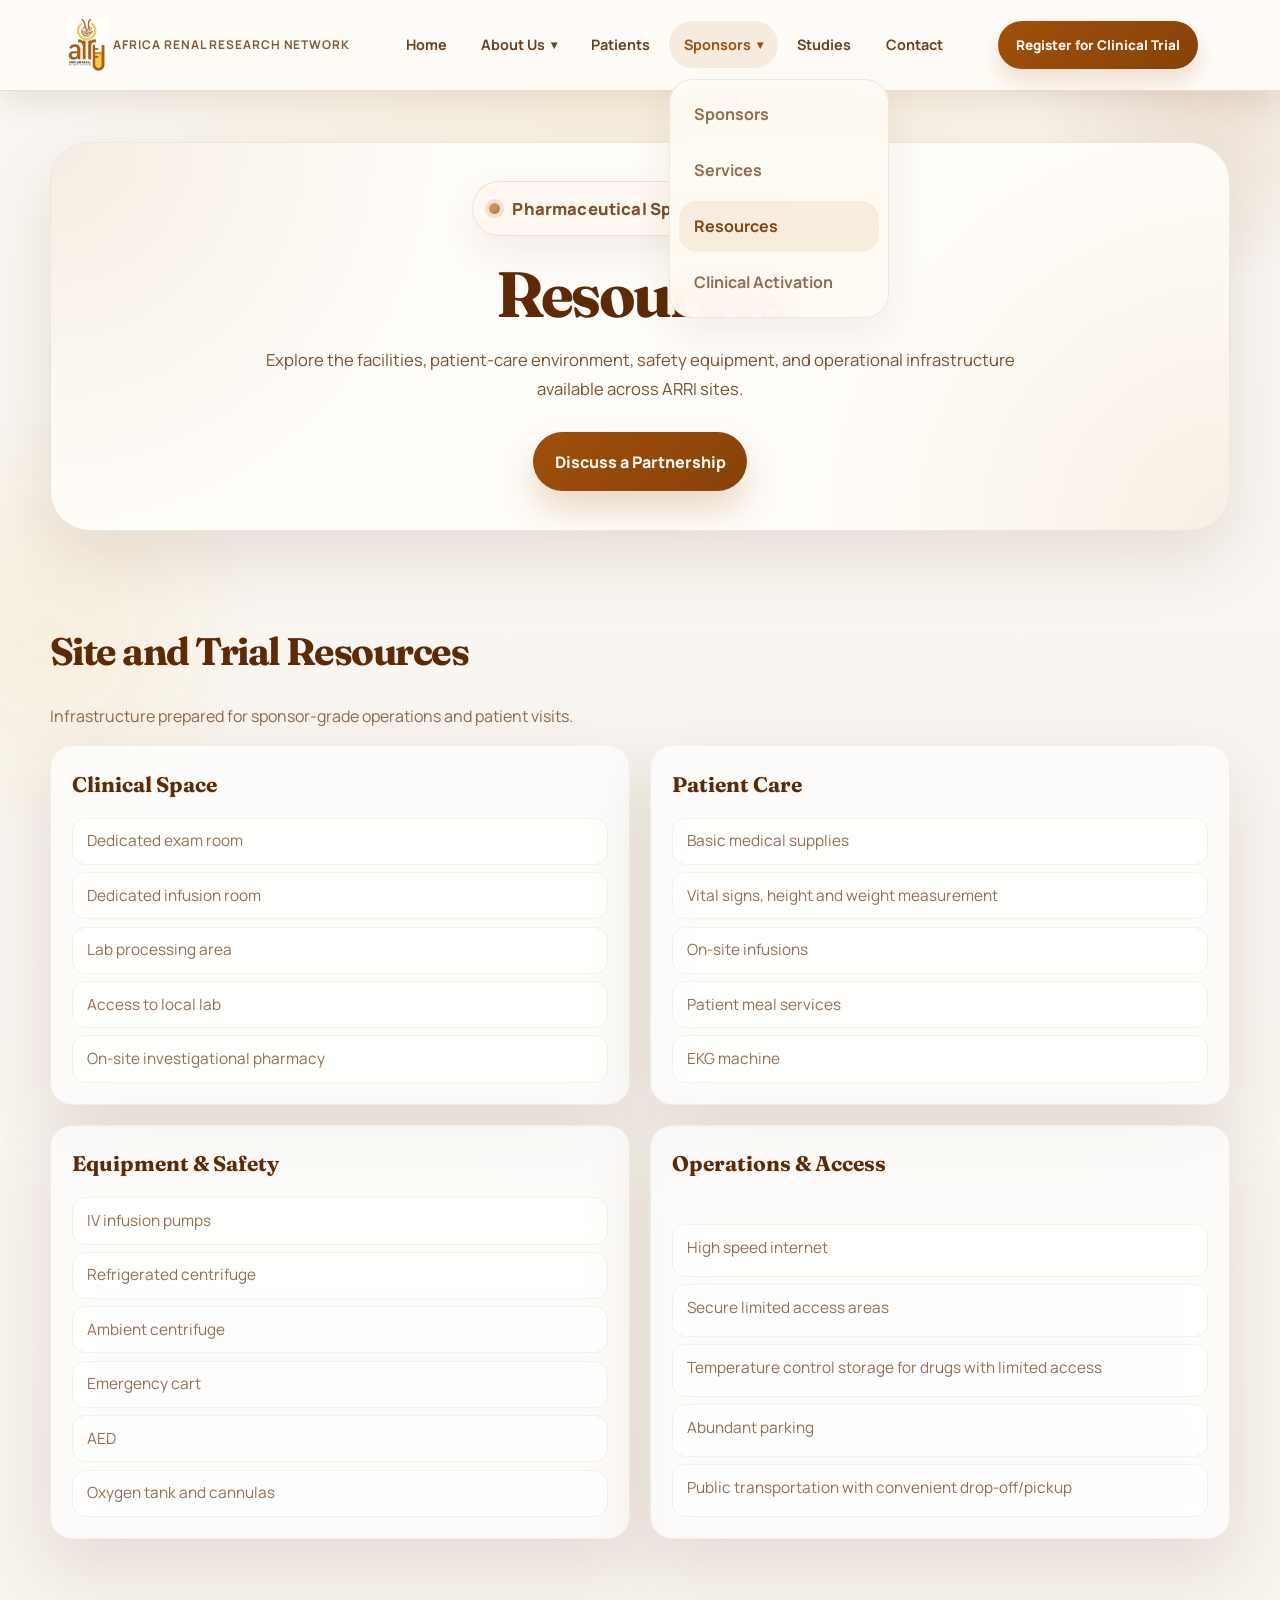
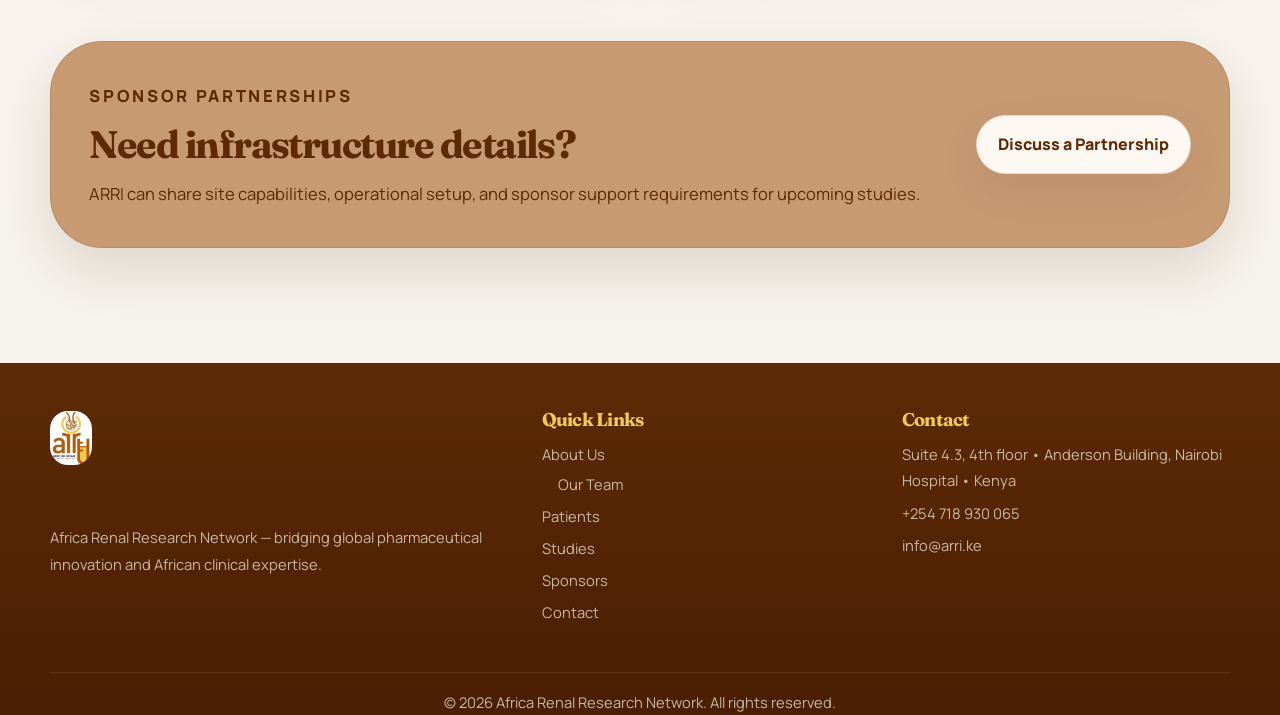
<file: sponsor-resources.html>
<!DOCTYPE html>
<html lang="en">
  <head>
    <meta charset="utf-8">
    <meta name="viewport" content="width=device-width, initial-scale=1">
    <meta name="description" content="Sponsor resources from Africa Renal Research Network (ARRI).">
    <title>Sponsor Resources | ARRI</title>
    <link rel="preconnect" href="https://fonts.googleapis.com">
    <link rel="preconnect" href="https://fonts.gstatic.com" crossorigin>
    <link href="https://fonts.googleapis.com/css2?family=Fraunces:wght@500;600;700&family=Manrope:wght@400;500;600;700;800&display=swap" rel="stylesheet">
    <link rel="stylesheet" href="styles.css">
    <script src="script.js" defer></script>
  </head>
  <body data-page="sponsor-resources">
    <div data-site-header></div>
    <main>
      <section class="section">
        <div class="container">
          <div class="page-copy page-copy--intro sponsor-page-hero surface surface--strong center" data-reveal>
            <p class="pill sponsor-pill">Pharmaceutical Sponsors &amp; CROs</p>
            <div class="page-header center">
              <h1 class="title-lg">Resources</h1>
              <p>Explore the facilities, patient-care environment, safety equipment, and operational infrastructure available across ARRI sites.</p>
            </div>
            <div class="hero-actions hero-actions--center">
              <a class="button" href="contactus.html">Discuss a Partnership</a>
            </div>
          </div>
        </div>
      </section>

      <section class="section">
        <div class="container">
          <div class="page-header" data-reveal>
            <h2 class="title-md">Site and Trial Resources</h2>
            <p class="text-muted">Infrastructure prepared for sponsor-grade operations and patient visits.</p>
          </div>
          <div class="resource-groups">
            <section class="resource-group surface" data-reveal>
              <h3 class="resource-group__title">Clinical Space</h3>
              <ul class="sponsor-catalog-list">
                <li>Dedicated exam room</li>
                <li>Dedicated infusion room</li>
                <li>Lab processing area</li>
                <li>Access to local lab</li>
                <li>On-site investigational pharmacy</li>
              </ul>
            </section>

            <section class="resource-group surface" data-reveal style="--delay: 70ms;">
              <h3 class="resource-group__title">Patient Care</h3>
              <ul class="sponsor-catalog-list">
                <li>Basic medical supplies</li>
                <li>Vital signs, height and weight measurement</li>
                <li>On-site infusions</li>
                <li>Patient meal services</li>
                <li>EKG machine</li>
              </ul>
            </section>

            <section class="resource-group surface" data-reveal style="--delay: 140ms;">
              <h3 class="resource-group__title">Equipment &amp; Safety</h3>
              <ul class="sponsor-catalog-list">
                <li>IV infusion pumps</li>
                <li>Refrigerated centrifuge</li>
                <li>Ambient centrifuge</li>
                <li>Emergency cart</li>
                <li>AED</li>
                <li>Oxygen tank and cannulas</li>
              </ul>
            </section>

            <section class="resource-group surface" data-reveal style="--delay: 210ms;">
              <h3 class="resource-group__title">Operations &amp; Access</h3>
              <ul class="sponsor-catalog-list">
                <li>High speed internet</li>
                <li>Secure limited access areas</li>
                <li>Temperature control storage for drugs with limited access</li>
                <li>Abundant parking</li>
                <li>Public transportation with convenient drop-off/pickup</li>
              </ul>
            </section>
          </div>
        </div>
      </section>

      <section class="section">
        <div class="container">
          <div class="cta-band sponsor-cta-band" data-reveal>
            <div class="cta-band__inner">
              <div class="spaced">
                <p class="cta-band__eyebrow">Sponsor Partnerships</p>
                <h2 class="title-md">Need infrastructure details?</h2>
                <p>ARRI can share site capabilities, operational setup, and sponsor support requirements for upcoming studies.</p>
              </div>
              <a class="button button--light" href="contactus.html">Discuss a Partnership</a>
            </div>
          </div>
        </div>
      </section>
    </main>
    <div data-site-footer></div>
  </body>
</html>
</file>
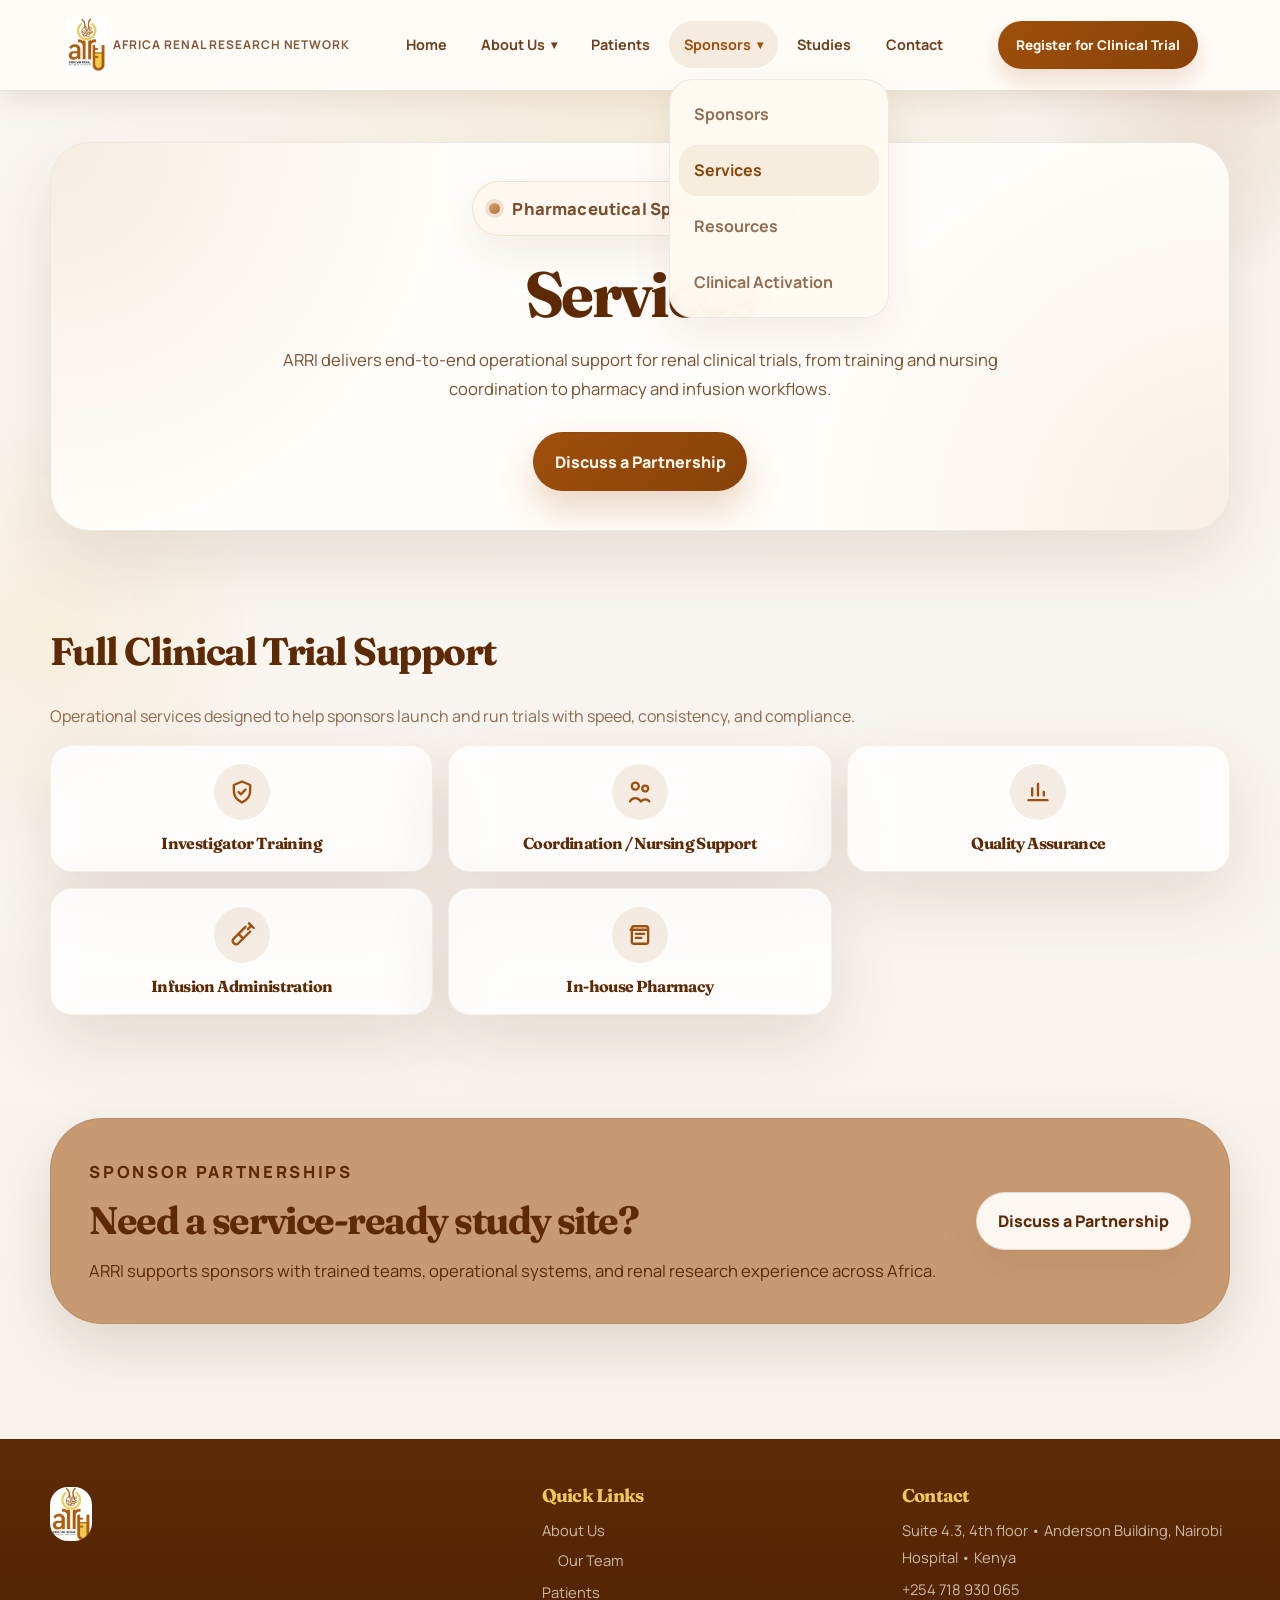
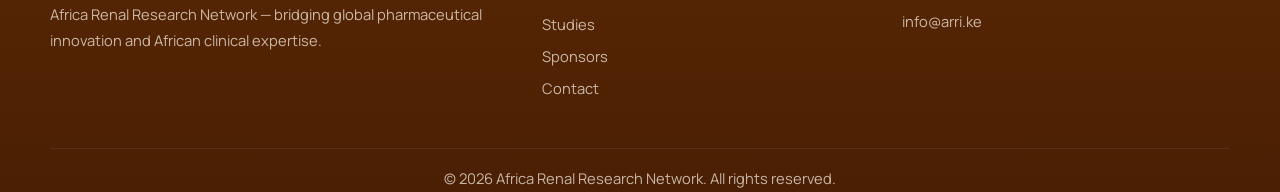
<file: sponsor-services.html>
<!DOCTYPE html>
<html lang="en">
  <head>
    <meta charset="utf-8">
    <meta name="viewport" content="width=device-width, initial-scale=1">
    <meta name="description" content="Sponsor services from Africa Renal Research Network (ARRI).">
    <title>Sponsor Services | ARRI</title>
    <link rel="preconnect" href="https://fonts.googleapis.com">
    <link rel="preconnect" href="https://fonts.gstatic.com" crossorigin>
    <link href="https://fonts.googleapis.com/css2?family=Fraunces:wght@500;600;700&family=Manrope:wght@400;500;600;700;800&display=swap" rel="stylesheet">
    <link rel="stylesheet" href="styles.css">
    <script src="script.js" defer></script>
  </head>
  <body data-page="sponsor-services">
    <div data-site-header></div>
    <main>
      <section class="section">
        <div class="container">
          <div class="page-copy page-copy--intro sponsor-page-hero surface surface--strong center" data-reveal>
            <p class="pill sponsor-pill">Pharmaceutical Sponsors &amp; CROs</p>
            <div class="page-header center">
              <h1 class="title-lg">Services</h1>
              <p>ARRI delivers end-to-end operational support for renal clinical trials, from training and nursing coordination to pharmacy and infusion workflows.</p>
            </div>
            <div class="hero-actions hero-actions--center">
              <a class="button" href="contactus.html">Discuss a Partnership</a>
            </div>
          </div>
        </div>
      </section>

      <section class="section">
        <div class="container">
          <div class="page-header" data-reveal>
            <h2 class="title-md">Full Clinical Trial Support</h2>
            <p class="text-muted">Operational services designed to help sponsors launch and run trials with speed, consistency, and compliance.</p>
          </div>
          <div class="card-grid card-grid--three sponsor-service-grid">
            <article class="sponsor-service-card surface" data-reveal>
              <span class="research-focus-card__icon" aria-hidden="true">
                <svg viewBox="0 0 24 24">
                  <path d="M12 3l7 3v5c0 4.2-2.6 8-7 10-4.4-2-7-5.8-7-10V6l7-3Z"></path>
                  <path d="m9 12 2 2 4-4"></path>
                </svg>
              </span>
              <h3 class="card-title">Investigator Training</h3>
            </article>

            <article class="sponsor-service-card surface" data-reveal style="--delay: 70ms;">
              <span class="research-focus-card__icon" aria-hidden="true">
                <svg viewBox="0 0 24 24">
                  <path d="M8 10a3 3 0 1 0 0-6 3 3 0 0 0 0 6Z"></path>
                  <path d="M16.5 11.5a2.5 2.5 0 1 0 0-5 2.5 2.5 0 0 0 0 5Z"></path>
                  <path d="M3.5 20a5 5 0 0 1 9 0"></path>
                  <path d="M13 20a4.5 4.5 0 0 1 7 0"></path>
                </svg>
              </span>
              <h3 class="card-title">Coordination / Nursing Support</h3>
            </article>

            <article class="sponsor-service-card surface" data-reveal style="--delay: 140ms;">
              <span class="research-focus-card__icon" aria-hidden="true">
                <svg viewBox="0 0 24 24">
                  <path d="M4 19h16"></path>
                  <path d="M7 15V9"></path>
                  <path d="M12 15V5"></path>
                  <path d="M17 15v-3"></path>
                </svg>
              </span>
              <h3 class="card-title">Quality Assurance</h3>
            </article>

            <article class="sponsor-service-card surface" data-reveal style="--delay: 210ms;">
              <span class="research-focus-card__icon" aria-hidden="true">
                <svg viewBox="0 0 24 24">
                  <path d="m18 2 4 4"></path>
                  <path d="m17 7 3-3"></path>
                  <path d="M19 9 8.7 19.3c-1 1-2.5 1-3.4 0l-.6-.6c-1-1-1-2.5 0-3.4L15 5"></path>
                  <path d="m9 11 4 4"></path>
                </svg>
              </span>
              <h3 class="card-title">Infusion Administration</h3>
            </article>

            <article class="sponsor-service-card surface" data-reveal style="--delay: 280ms;">
              <span class="research-focus-card__icon" aria-hidden="true">
                <svg viewBox="0 0 24 24">
                  <path d="M4 7.5h14"></path>
                  <path d="M7 4.5h10a2 2 0 0 1 2 2v11a2 2 0 0 1-2 2H7a2 2 0 0 1-2-2v-11a2 2 0 0 1 2-2Z"></path>
                  <path d="M8.5 11h7"></path>
                  <path d="M8.5 14.5h4.5"></path>
                </svg>
              </span>
              <h3 class="card-title">In-house Pharmacy</h3>
            </article>
          </div>
        </div>
      </section>

      <section class="section">
        <div class="container">
          <div class="cta-band sponsor-cta-band" data-reveal>
            <div class="cta-band__inner">
              <div class="spaced">
                <p class="cta-band__eyebrow">Sponsor Partnerships</p>
                <h2 class="title-md">Need a service-ready study site?</h2>
                <p>ARRI supports sponsors with trained teams, operational systems, and renal research experience across Africa.</p>
              </div>
              <a class="button button--light" href="contactus.html">Discuss a Partnership</a>
            </div>
          </div>
        </div>
      </section>
    </main>
    <div data-site-footer></div>
  </body>
</html>
</file>
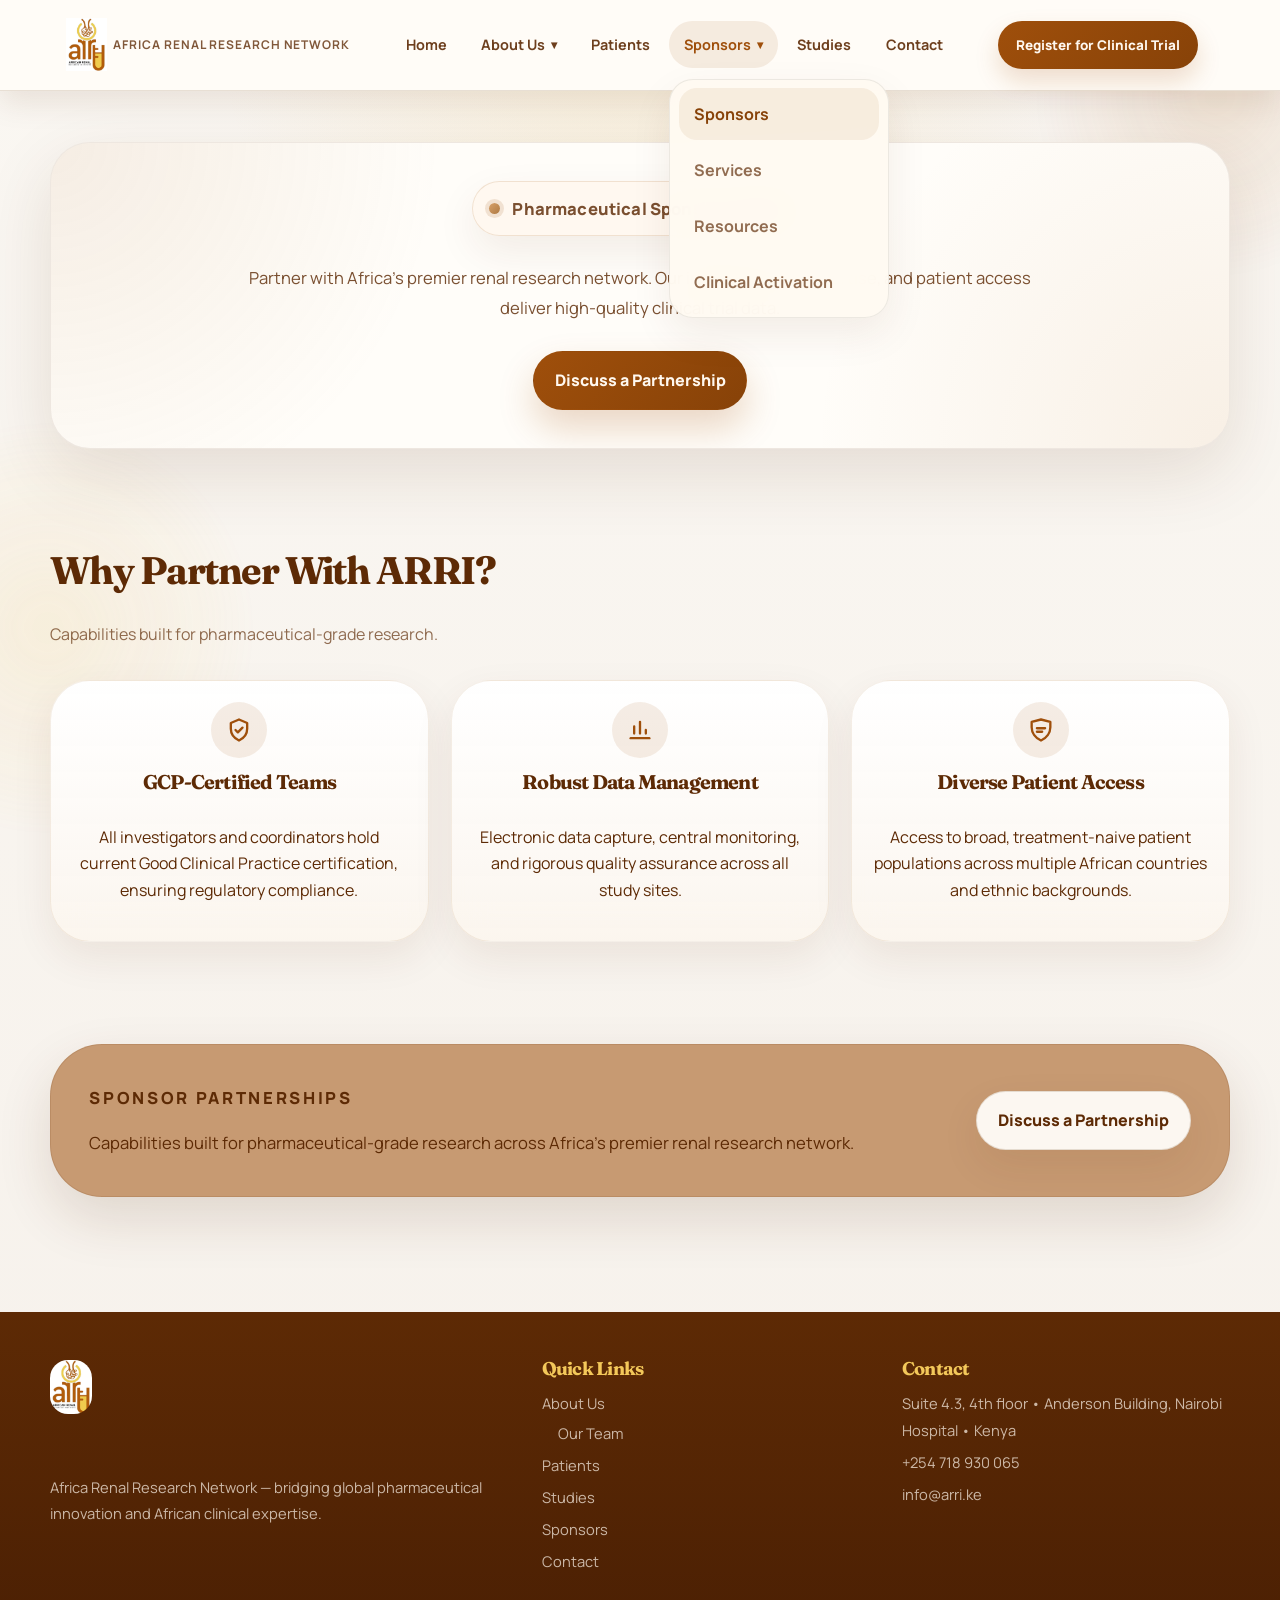
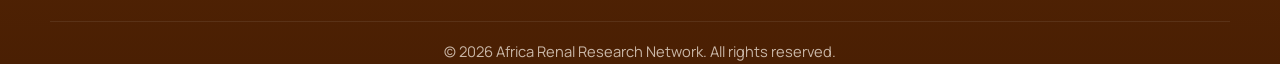
<file: sponsors.html>
<!DOCTYPE html>
<html lang="en">
  <head>
    <meta charset="utf-8">
    <meta name="viewport" content="width=device-width, initial-scale=1">
    <meta name="description" content="Sponsor partnerships with Africa Renal Research Network (ARRI).">
    <title>Sponsors | ARRI</title>
    <link rel="preconnect" href="https://fonts.googleapis.com">
    <link rel="preconnect" href="https://fonts.gstatic.com" crossorigin>
    <link href="https://fonts.googleapis.com/css2?family=Fraunces:wght@500;600;700&family=Manrope:wght@400;500;600;700;800&display=swap" rel="stylesheet">
    <link rel="stylesheet" href="styles.css">
    <script src="script.js" defer></script>
  </head>
  <body data-page="sponsors">
    <div data-site-header></div>
    <main>
      <section class="section">
        <div class="container">
          <div class="page-copy page-copy--intro sponsor-page-hero surface surface--strong center" data-reveal>
            <p class="pill sponsor-pill">Pharmaceutical Sponsors &amp; CROs</p>
            <div class="page-header center">
              <p>Partner with Africa's premier renal research network. Our infrastructure, expertise, and patient access deliver high-quality clinical trial data.</p>
            </div>
            <div class="hero-actions hero-actions--center">
              <a class="button" href="contactus.html">Discuss a Partnership</a>
            </div>
          </div>
        </div>
      </section>

      <section class="section sponsor-tab-panel" data-sponsor-panel="overview">
        <div class="container spaced">
          <div class="page-header" data-reveal>
            <h2 class="title-md">Why Partner With ARRI?</h2>
            <p class="text-muted">Capabilities built for pharmaceutical-grade research.</p>
          </div>
          <div class="card-grid card-grid--three">
            <article class="sponsor-capability-card surface" data-reveal>
              <div class="sponsor-capability-card__header">
                <span class="research-focus-card__icon sponsor-capability-card__icon" aria-hidden="true">
                  <svg viewBox="0 0 24 24">
                    <path d="M12 3l7 3v5c0 4.2-2.6 8-7 10-4.4-2-7-5.8-7-10V6l7-3Z"></path>
                    <path d="m9 12 2 2 4-4"></path>
                  </svg>
                </span>
                <div class="sponsor-capability-card__title-wrap">
                  <h3 class="card-title">GCP-Certified Teams</h3>
                </div>
              </div>
              <p>All investigators and coordinators hold current Good Clinical Practice certification, ensuring regulatory compliance.</p>
            </article>

            <article class="sponsor-capability-card surface" data-reveal style="--delay: 80ms;">
              <div class="sponsor-capability-card__header">
                <span class="research-focus-card__icon sponsor-capability-card__icon" aria-hidden="true">
                  <svg viewBox="0 0 24 24">
                    <path d="M4 19h16"></path>
                    <path d="M7 15V9"></path>
                    <path d="M12 15V5"></path>
                    <path d="M17 15v-3"></path>
                  </svg>
                </span>
                <div class="sponsor-capability-card__title-wrap">
                  <h3 class="card-title">Robust Data Management</h3>
                </div>
              </div>
              <p>Electronic data capture, central monitoring, and rigorous quality assurance across all study sites.</p>
            </article>

            <article class="sponsor-capability-card surface" data-reveal style="--delay: 140ms;">
              <div class="sponsor-capability-card__header">
                <span class="research-focus-card__icon sponsor-capability-card__icon" aria-hidden="true">
                  <svg viewBox="0 0 24 24">
                    <path d="M12 21c4.8-2.1 8-6.5 8-11.3V5l-8-2-8 2v4.7C4 14.5 7.2 18.9 12 21Z"></path>
                    <path d="M8.5 10.5h7"></path>
                    <path d="M8.5 13.5h4.5"></path>
                  </svg>
                </span>
                <div class="sponsor-capability-card__title-wrap">
                  <h3 class="card-title">Diverse Patient Access</h3>
                </div>
              </div>
              <p>Access to broad, treatment-naive patient populations across multiple African countries and ethnic backgrounds.</p>
            </article>

          </div>
        </div>
      </section>

      <section class="section sponsor-tab-panel" data-sponsor-panel="services" hidden>
        <div class="container">
          <div class="page-header" data-reveal>
            <h2 class="title-md">Full Clinical Trial Support</h2>
            <p class="text-muted">Operational services designed to help sponsors launch and run trials with speed, consistency, and compliance.</p>
          </div>
          <div class="card-grid card-grid--three sponsor-service-grid">
            <article class="sponsor-service-card surface" data-reveal>
              <span class="research-focus-card__icon" aria-hidden="true">
                <svg viewBox="0 0 24 24">
                  <path d="M12 3l7 3v5c0 4.2-2.6 8-7 10-4.4-2-7-5.8-7-10V6l7-3Z"></path>
                  <path d="m9 12 2 2 4-4"></path>
                </svg>
              </span>
              <h3 class="card-title">Investigator Training</h3>
            </article>

            <article class="sponsor-service-card surface" data-reveal style="--delay: 70ms;">
              <span class="research-focus-card__icon" aria-hidden="true">
                <svg viewBox="0 0 24 24">
                  <path d="M8 10a3 3 0 1 0 0-6 3 3 0 0 0 0 6Z"></path>
                  <path d="M16.5 11.5a2.5 2.5 0 1 0 0-5 2.5 2.5 0 0 0 0 5Z"></path>
                  <path d="M3.5 20a5 5 0 0 1 9 0"></path>
                  <path d="M13 20a4.5 4.5 0 0 1 7 0"></path>
                </svg>
              </span>
              <h3 class="card-title">Coordination / Nursing Support</h3>
            </article>

            <article class="sponsor-service-card surface" data-reveal style="--delay: 140ms;">
              <span class="research-focus-card__icon" aria-hidden="true">
                <svg viewBox="0 0 24 24">
                  <path d="M4 19h16"></path>
                  <path d="M7 15V9"></path>
                  <path d="M12 15V5"></path>
                  <path d="M17 15v-3"></path>
                </svg>
              </span>
              <h3 class="card-title">Quality Assurance</h3>
            </article>

            <article class="sponsor-service-card surface" data-reveal style="--delay: 210ms;">
              <span class="research-focus-card__icon" aria-hidden="true">
                <svg viewBox="0 0 24 24">
                  <path d="m18 2 4 4"></path>
                  <path d="m17 7 3-3"></path>
                  <path d="M19 9 8.7 19.3c-1 1-2.5 1-3.4 0l-.6-.6c-1-1-1-2.5 0-3.4L15 5"></path>
                  <path d="m9 11 4 4"></path>
                </svg>
              </span>
              <h3 class="card-title">Infusion Administration</h3>
            </article>

            <article class="sponsor-service-card surface" data-reveal style="--delay: 280ms;">
              <span class="research-focus-card__icon" aria-hidden="true">
                <svg viewBox="0 0 24 24">
                  <path d="M4 7.5h14"></path>
                  <path d="M7 4.5h10a2 2 0 0 1 2 2v11a2 2 0 0 1-2 2H7a2 2 0 0 1-2-2v-11a2 2 0 0 1 2-2Z"></path>
                  <path d="M8.5 11h7"></path>
                  <path d="M8.5 14.5h4.5"></path>
                </svg>
              </span>
              <h3 class="card-title">In-house Pharmacy</h3>
            </article>
          </div>
        </div>
      </section>

      <section class="section sponsor-tab-panel" data-sponsor-panel="resources" hidden>
        <div class="container">
          <div class="page-header" data-reveal>
            <h2 class="title-md">Site and Trial Resources</h2>
            <p class="text-muted">Infrastructure prepared for sponsor-grade operations and patient visits.</p>
          </div>
          <div class="resource-groups">
            <section class="resource-group surface" data-reveal>
              <h3 class="resource-group__title">Clinical Space</h3>
              <ul class="sponsor-catalog-list">
                <li>Dedicated exam room</li>
                <li>Dedicated infusion room</li>
                <li>Lab processing area</li>
                <li>Access to local lab</li>
                <li>On-site investigational pharmacy</li>
              </ul>
            </section>

            <section class="resource-group surface" data-reveal style="--delay: 70ms;">
              <h3 class="resource-group__title">Patient Care</h3>
              <ul class="sponsor-catalog-list">
                <li>Basic medical supplies</li>
                <li>Vital signs, height and weight measurement</li>
                <li>On-site infusions</li>
                <li>Patient meal services</li>
                <li>EKG machine</li>
              </ul>
            </section>

            <section class="resource-group surface" data-reveal style="--delay: 140ms;">
              <h3 class="resource-group__title">Equipment &amp; Safety</h3>
              <ul class="sponsor-catalog-list">
                <li>IV infusion pumps</li>
                <li>Refrigerated centrifuge</li>
                <li>Ambient centrifuge</li>
                <li>Emergency cart</li>
                <li>AED</li>
                <li>Oxygen tank and cannulas</li>
              </ul>
            </section>

            <section class="resource-group surface" data-reveal style="--delay: 210ms;">
              <h3 class="resource-group__title">Operations &amp; Access</h3>
              <ul class="sponsor-catalog-list">
                <li>High speed internet</li>
                <li>Secure limited access areas</li>
                <li>Temperature control storage for drugs with limited access</li>
                <li>Abundant parking</li>
                <li>Public transportation with convenient drop-off/pickup</li>
              </ul>
            </section>
          </div>
        </div>
      </section>

      <section class="section sponsor-tab-panel" data-sponsor-panel="clinical-activation" hidden>
        <div class="container">
          <div class="process-header" data-reveal>
            <p class="sponsor-kicker">Start-Up Process</p>
            <h2 class="title-md">Efficient clinical trial activation</h2>
            <p class="text-muted">The startup process is an important part of the clinical trial and delays can have a huge impact on the cost of a study and ultimately the cost to develop a drug. At African Renal Research Institute, we have an efficient start up process. From site selection to study activation, it takes average of 6 weeks. We use central IRB to expedite start-up process. In addition, contract, budget, and regulatory all can be done in parallel.</p>
          </div>

          <div class="process-grid sponsor-startup-flow">
            <article class="process-node" data-reveal>
              <div class="process-node__top">
                <span class="process-node__icon" aria-hidden="true">
                  <svg viewBox="0 0 24 24">
                    <path d="M12 21s7-4.4 7-11a7 7 0 1 0-14 0c0 6.6 7 11 7 11Z"></path>
                    <circle cx="12" cy="10" r="2.5"></circle>
                  </svg>
                </span>
              </div>
              <div class="process-node__copy">
                <h3 class="card-title">01. Site Selection</h3>
                <p>We move quickly from sponsor discussion into site selection so feasibility work begins without delay.</p>
              </div>
            </article>

            <article class="process-node" data-reveal style="--delay: 70ms;">
              <div class="process-node__top">
                <span class="process-node__icon" aria-hidden="true">
                  <svg viewBox="0 0 24 24">
                    <path d="M12 3l7 3v5c0 4.2-2.6 8-7 10-4.4-2-7-5.8-7-10V6l7-3Z"></path>
                    <path d="m9 12 2 2 4-4"></path>
                  </svg>
                </span>
              </div>
              <div class="process-node__copy">
                <h3 class="card-title">02. Oversight</h3>
                <p>We use central IRB pathways to expedite study start-up and reduce approval bottlenecks.</p>
              </div>
            </article>

            <article class="process-node" data-reveal style="--delay: 140ms;">
              <div class="process-node__top">
                <span class="process-node__icon" aria-hidden="true">
                  <svg viewBox="0 0 24 24">
                    <path d="M4 19h16"></path>
                    <path d="M7 15V9"></path>
                    <path d="M12 15V5"></path>
                    <path d="M17 15v-3"></path>
                  </svg>
                </span>
              </div>
              <div class="process-node__copy">
                <h3 class="card-title">03. Contract and Budget</h3>
                <p>Contracting and budget negotiations run in parallel with other activation steps to save time.</p>
              </div>
            </article>

            <article class="process-node" data-reveal style="--delay: 210ms;">
              <div class="process-node__top">
                <span class="process-node__icon" aria-hidden="true">
                  <svg viewBox="0 0 24 24">
                    <path d="M7 4h10"></path>
                    <path d="M7 8h10"></path>
                    <path d="M7 12h7"></path>
                    <path d="M7 16h6"></path>
                    <path d="m16 18 2 2 4-4"></path>
                  </svg>
                </span>
              </div>
              <div class="process-node__copy">
                <h3 class="card-title">04. Regulatory Readiness</h3>
                <p>Regulatory documents and study activation requirements are prepared alongside budget and contract work.</p>
              </div>
            </article>

            <article class="process-node" data-reveal style="--delay: 280ms;">
              <div class="process-node__top">
                <span class="process-node__icon" aria-hidden="true">
                  <svg viewBox="0 0 24 24">
                    <path d="M5 12h14"></path>
                    <path d="m12 5 7 7-7 7"></path>
                  </svg>
                </span>
              </div>
              <div class="process-node__copy">
                <h3 class="card-title">05. Activation</h3>
                <p>From site selection to study activation, our average startup timeline is approximately 6 weeks.</p>
              </div>
            </article>
          </div>
        </div>
      </section>

      <section class="section">
        <div class="container">
          <div class="cta-band sponsor-cta-band" data-reveal>
            <div class="cta-band__inner">
              <div class="spaced">
                <p class="cta-band__eyebrow">Sponsor Partnerships</p>
                <p>Capabilities built for pharmaceutical-grade research across Africa's premier renal research network.</p>
              </div>
              <a class="button button--light" href="contactus.html">Discuss a Partnership</a>
            </div>
          </div>
        </div>
      </section>
    </main>
    <div data-site-footer></div>
  </body>
</html>
</file>
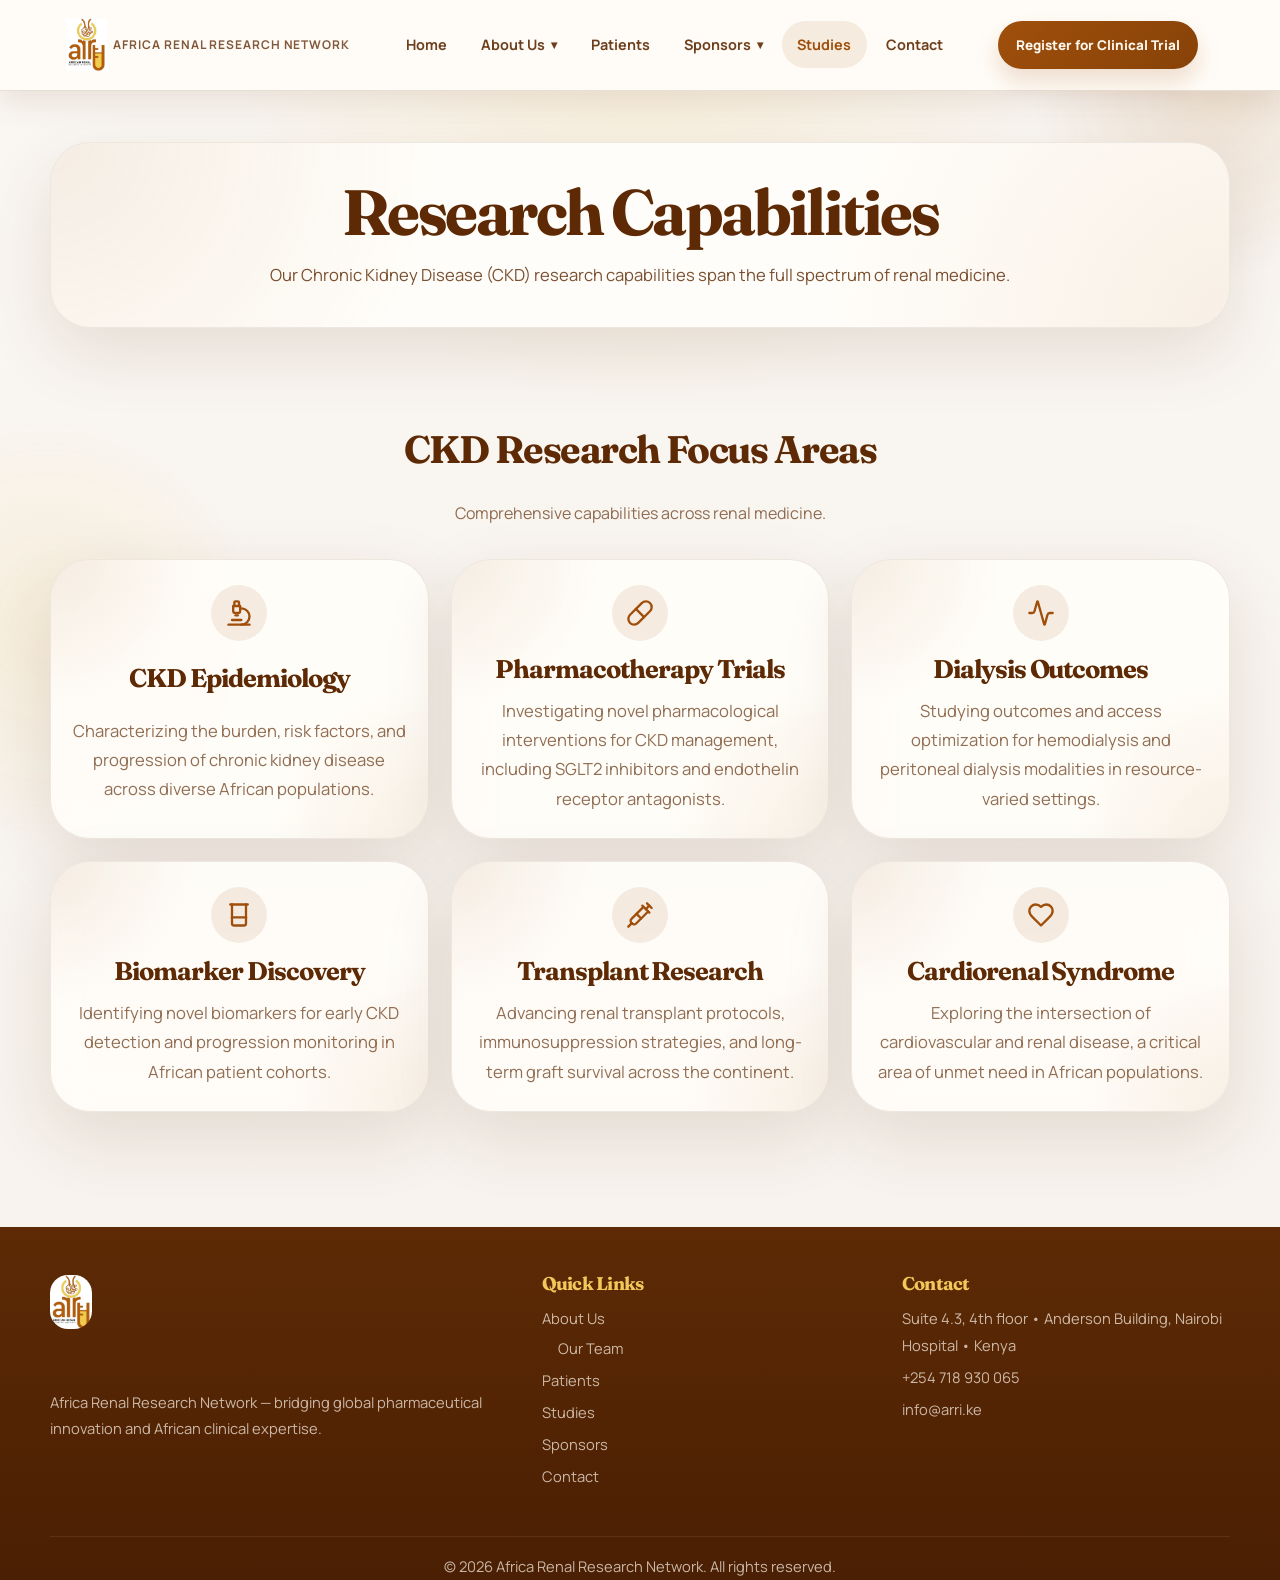
<file: studies.html>
<!DOCTYPE html>
<html lang="en">
  <head>
    <meta charset="utf-8">
    <meta name="viewport" content="width=device-width, initial-scale=1">
    <meta name="description" content="Research capabilities across chronic kidney disease at Africa Renal Research Network (ARRI).">
    <title>Studies | ARRI</title>
    <link rel="preconnect" href="https://fonts.googleapis.com">
    <link rel="preconnect" href="https://fonts.gstatic.com" crossorigin>
    <link href="https://fonts.googleapis.com/css2?family=Fraunces:wght@500;600;700&family=Manrope:wght@400;500;600;700;800&display=swap" rel="stylesheet">
    <link rel="stylesheet" href="styles.css">
    <script src="script.js" defer></script>
  </head>
  <body data-page="studies">
    <div data-site-header></div>
    <main>
      <section class="section">
        <div class="container">
          <div class="page-copy page-copy--intro surface surface--strong center" data-reveal>
            <div class="page-header center">
              <h1 class="title-lg">Research Capabilities</h1>
              <p>Our Chronic Kidney Disease (CKD) research capabilities span the full spectrum of renal medicine.</p>
            </div>
          </div>
        </div>
      </section>

      <section class="section">
        <div class="container spaced">
          <div class="page-header center" data-reveal>
            <h2 class="title-md">CKD Research Focus Areas</h2>
            <p class="text-muted">Comprehensive capabilities across renal medicine.</p>
          </div>

          <div class="card-grid card-grid--three">
            <article class="panel surface research-focus-card" data-reveal>
              <span class="research-focus-card__icon" aria-hidden="true">
                <svg viewBox="0 0 24 24">
                  <path d="M6 18h8"></path>
                  <path d="M3 22h18"></path>
                  <path d="M14 22a7 7 0 1 0 0-14h-1"></path>
                  <path d="M9 14h2"></path>
                  <path d="M9 12a2 2 0 0 1-2-2V6h6v4a2 2 0 0 1-2 2Z"></path>
                  <path d="M12 6V3a1 1 0 0 0-1-1H9a1 1 0 0 0-1 1v3"></path>
                </svg>
              </span>
              <h3 class="card-title">CKD Epidemiology</h3>
              <p>Characterizing the burden, risk factors, and progression of chronic kidney disease across diverse African populations.</p>
            </article>

            <article class="panel surface research-focus-card" data-reveal style="--delay: 70ms;">
              <span class="research-focus-card__icon" aria-hidden="true">
                <svg viewBox="0 0 24 24">
                  <path d="m10.5 20.5 10-10a4.95 4.95 0 1 0-7-7l-10 10a4.95 4.95 0 1 0 7 7Z"></path>
                  <path d="m8.5 8.5 7 7"></path>
                </svg>
              </span>
              <h3 class="card-title">Pharmacotherapy Trials</h3>
              <p>Investigating novel pharmacological interventions for CKD management, including SGLT2 inhibitors and endothelin receptor antagonists.</p>
            </article>

            <article class="panel surface research-focus-card" data-reveal style="--delay: 140ms;">
              <span class="research-focus-card__icon" aria-hidden="true">
                <svg viewBox="0 0 24 24">
                  <path d="M22 12h-2.48a2 2 0 0 0-1.93 1.46l-2.35 8.36a.25.25 0 0 1-.48 0L9.24 2.18a.25.25 0 0 0-.48 0l-2.35 8.36A2 2 0 0 1 4.49 12H2"></path>
                </svg>
              </span>
              <h3 class="card-title">Dialysis Outcomes</h3>
              <p>Studying outcomes and access optimization for hemodialysis and peritoneal dialysis modalities in resource-varied settings.</p>
            </article>

            <article class="panel surface research-focus-card" data-reveal style="--delay: 210ms;">
              <span class="research-focus-card__icon" aria-hidden="true">
                <svg viewBox="0 0 24 24">
                  <path d="M4.5 3h15"></path>
                  <path d="M6 3v16a2 2 0 0 0 2 2h8a2 2 0 0 0 2-2V3"></path>
                  <path d="M6 14h12"></path>
                </svg>
              </span>
              <h3 class="card-title">Biomarker Discovery</h3>
              <p>Identifying novel biomarkers for early CKD detection and progression monitoring in African patient cohorts.</p>
            </article>

            <article class="panel surface research-focus-card" data-reveal style="--delay: 280ms;">
              <span class="research-focus-card__icon" aria-hidden="true">
                <svg viewBox="0 0 24 24">
                  <path d="m18 2 4 4"></path>
                  <path d="m17 7 3-3"></path>
                  <path d="M19 9 8.7 19.3c-1 1-2.5 1-3.4 0l-.6-.6c-1-1-1-2.5 0-3.4L15 5"></path>
                  <path d="m9 11 4 4"></path>
                  <path d="m5 19-3 3"></path>
                  <path d="m14 4 6 6"></path>
                </svg>
              </span>
              <h3 class="card-title">Transplant Research</h3>
              <p>Advancing renal transplant protocols, immunosuppression strategies, and long-term graft survival across the continent.</p>
            </article>

            <article class="panel surface research-focus-card" data-reveal style="--delay: 350ms;">
              <span class="research-focus-card__icon" aria-hidden="true">
                <svg viewBox="0 0 24 24">
                  <path d="M19 14c1.49-1.46 3-3.21 3-5.5A5.5 5.5 0 0 0 16.5 3c-1.76 0-3 .5-4.5 2-1.5-1.5-2.74-2-4.5-2A5.5 5.5 0 0 0 2 8.5c0 2.3 1.5 4.05 3 5.5l7 7Z"></path>
                </svg>
              </span>
              <h3 class="card-title">Cardiorenal Syndrome</h3>
              <p>Exploring the intersection of cardiovascular and renal disease, a critical area of unmet need in African populations.</p>
            </article>
          </div>
        </div>
      </section>
    </main>
    <div data-site-footer></div>
  </body>
</html>
</file>
<file: styles.css>
:root {
  --bg: #f6f1eb;
  --bg-alt: #fffdf9;
  --surface: rgba(255, 253, 249, 0.92);
  --surface-strong: #fffdf9;
  --surface-muted: rgba(251, 245, 238, 0.92);
  --ink: #5d2a05;
  --ink-soft: rgba(93, 42, 5, 0.68);
  --cta-band-bg: #c79a72;
  --teal: #9f4f0b;
  --teal-deep: #874208;
  --teal-soft: rgba(159, 79, 11, 0.1);
  --gold: #f3c85a;
  --gold-soft: rgba(243, 200, 90, 0.18);
  --line: rgba(93, 42, 5, 0.1);
  --line-strong: rgba(93, 42, 5, 0.18);
  --shadow: 0 24px 70px rgba(86, 41, 11, 0.12);
  --shadow-soft: 0 16px 40px rgba(86, 41, 11, 0.08);
  --radius-xs: 14px;
  --radius-sm: 20px;
  --radius-md: 28px;
  --radius-lg: 40px;
  --radius-xl: 52px;
  --max-width: 1180px;
  --transition: 220ms ease;
}

*,
*::before,
*::after {
  box-sizing: border-box;
}

html {
  scroll-behavior: smooth;
}

body {
  margin: 0;
  min-height: 100vh;
  font-family: "Manrope", sans-serif;
  color: var(--ink);
  background:
    radial-gradient(circle at top center, rgba(240, 192, 79, 0.14), transparent 24%),
    linear-gradient(180deg, #faf7f2 0%, var(--bg) 100%);
  line-height: 1.65;
  position: relative;
  overflow-x: hidden;
}

body::before,
body::after {
  content: "";
  position: fixed;
  inset: auto;
  pointer-events: none;
  z-index: -1;
  filter: blur(12px);
  opacity: 0.9;
}

body::before {
  top: -6rem;
  right: -8rem;
  width: 24rem;
  height: 24rem;
  border-radius: 999px;
  background: radial-gradient(circle, rgba(159, 79, 11, 0.14), transparent 68%);
}

body::after {
  left: -10rem;
  bottom: 4rem;
  width: 26rem;
  height: 26rem;
  border-radius: 999px;
  background: radial-gradient(circle, rgba(240, 192, 79, 0.14), transparent 72%);
}

img {
  display: block;
  max-width: 100%;
}

a {
  color: inherit;
  text-decoration: none;
}

button,
input,
select,
textarea {
  font: inherit;
}

button {
  cursor: pointer;
}

main {
  padding-bottom: 4rem;
}

.container {
  width: min(var(--max-width), calc(100% - 2rem));
  margin: 0 auto;
}

.section {
  padding: clamp(2.6rem, 4vw, 5rem) 0;
  position: relative;
}

.surface {
  background: var(--surface);
  border: 1px solid var(--line);
  border-radius: var(--radius-lg);
  box-shadow: var(--shadow);
  backdrop-filter: blur(18px);
}

.surface--strong {
  background: var(--surface-strong);
}

.surface--muted {
  background: var(--surface-muted);
}

.pill {
  display: inline-flex;
  align-items: center;
  gap: 0.8rem;
  padding: 0.75rem 1rem;
  border-radius: 999px;
  border: 1px solid rgba(175, 122, 66, 0.18);
  background: rgba(255, 255, 255, 0.78);
  color: var(--teal-deep);
  font-size: 0.92rem;
  font-weight: 800;
  letter-spacing: 0.01em;
  box-shadow: var(--shadow-soft);
}

.pill span {
  display: inline-flex;
  align-items: center;
  gap: 0.35rem;
}

.pill::before {
  content: "";
  width: 0.7rem;
  height: 0.7rem;
  border-radius: 999px;
  background: linear-gradient(135deg, #d6a06a, #af7a42);
  box-shadow: 0 0 0 0.25rem rgba(175, 122, 66, 0.18);
}

.button,
.mini-button {
  display: inline-flex;
  align-items: center;
  justify-content: center;
  gap: 0.55rem;
  padding: 0.95rem 1.3rem;
  border: 1px solid transparent;
  border-radius: 999px;
  font-weight: 800;
  transition:
    transform var(--transition),
    box-shadow var(--transition),
    background var(--transition),
    border-color var(--transition),
    color var(--transition);
}

.button:hover,
.mini-button:hover,
.button:focus-visible,
.mini-button:focus-visible {
  transform: translateY(-2px);
}

.button {
  background: linear-gradient(135deg, var(--teal), var(--teal-deep));
  color: #fff8ef;
  box-shadow: 0 18px 36px rgba(159, 79, 11, 0.22);
}

.button--secondary {
  background: rgba(255, 255, 255, 0.88);
  color: var(--ink);
  border-color: rgba(23, 33, 30, 0.1);
  box-shadow: var(--shadow-soft);
}

.button--ghost,
.mini-button {
  background: rgba(255, 255, 255, 0.76);
  color: var(--ink);
  border-color: rgba(23, 33, 30, 0.1);
  box-shadow: var(--shadow-soft);
}

.button--light {
  background: linear-gradient(135deg, var(--gold), #d7aa41);
  color: #5b2b08;
  box-shadow: 0 18px 36px rgba(214, 169, 63, 0.22);
}

.button--outline {
  background: transparent;
  color: var(--teal-deep);
  border-color: rgba(175, 122, 66, 0.28);
}

.title-xl,
.title-lg,
.title-md,
.card-title,
.section-title,
.faq-title,
.footer-title {
  font-family: "Fraunces", serif;
  letter-spacing: -0.04em;
  line-height: 0.98;
  margin: 0;
}

.title-xl {
  font-size: clamp(3.2rem, 8vw, 5.6rem);
}

.title-lg {
  font-size: clamp(2.4rem, 5vw, 4rem);
}

.title-md,
.card-title,
.section-title,
.faq-title {
  font-size: clamp(1.7rem, 3vw, 2.5rem);
}

.section-title--center {
  text-align: center;
}

.text-muted {
  color: var(--ink-soft);
}

.hero-grid,
.split-grid,
.contact-grid,
.study-card,
.showcase-grid {
  display: grid;
  gap: clamp(1.2rem, 2vw, 2rem);
}

.hero-grid,
.contact-grid {
  grid-template-columns: minmax(0, 1.05fr) minmax(0, 0.95fr);
  align-items: center;
}

.split-grid {
  grid-template-columns: repeat(2, minmax(0, 1fr));
}

.hero-copy,
.page-copy,
.panel,
.cta-band,
.logo-panel,
.form-card,
.contact-card,
.showcase-copy {
  position: relative;
  overflow: hidden;
}

.hero-copy,
.page-copy {
  padding: clamp(1.5rem, 3vw, 3rem);
}

.hero-copy::before,
.page-copy::before,
.panel::before,
.cta-band::before,
.form-card::before,
.contact-card::before {
  content: "";
  position: absolute;
  inset: 0;
  background:
    radial-gradient(circle at top left, rgba(175, 122, 66, 0.12), transparent 32%),
    radial-gradient(circle at bottom right, rgba(196, 140, 83, 0.12), transparent 34%);
  pointer-events: none;
}

.hero-copy > *,
.page-copy > *,
.panel > *,
.cta-band > *,
.form-card > *,
.contact-card > * {
  position: relative;
  z-index: 1;
}

.hero-copy {
  display: grid;
  gap: 1.25rem;
}

.hero-text,
.page-copy p,
.panel p,
.cta-band p {
  margin: 0;
  color: rgba(93, 42, 5, 0.82);
  font-size: 1.04rem;
  line-height: 1.75;
}

.hero-actions,
.mini-actions,
.button-row,
.nav-actions,
.footer-links {
  display: flex;
  flex-wrap: wrap;
  gap: 0.8rem;
  align-items: center;
}

.hero-actions--center {
  justify-content: center;
}

.hero-actions--compact {
  gap: 0.6rem;
}

.hero-actions--compact .button {
  padding: 0.78rem 1rem;
  font-size: 0.92rem;
}

.hero-media {
  position: relative;
  min-height: 100%;
}

.hero-media--patient {
  display: grid;
  align-items: center;
  justify-items: center;
}

.media-stack {
  display: grid;
  grid-template-columns: minmax(0, 1fr);
  gap: 1rem;
  height: 100%;
}

.frame {
  overflow: hidden;
  border-radius: var(--radius-xl);
  border: 1px solid rgba(255, 255, 255, 0.64);
  box-shadow: var(--shadow);
  background: rgba(255, 255, 255, 0.58);
  backdrop-filter: blur(14px);
}

.frame img,
.card-media img,
.showcase-visual img,
.map-frame iframe {
  width: 100%;
  height: 100%;
  object-fit: cover;
}

.frame--hero {
  min-height: 480px;
}

.frame--patient-hero {
  min-height: 340px;
  max-width: min(420px, 100%);
  margin-inline: auto;
}

.frame--mission {
  min-height: 0;
  aspect-ratio: 4 / 5;
}

.frame--float {
  position: absolute;
  right: 0;
  bottom: -2rem;
  width: min(48%, 280px);
  aspect-ratio: 0.95;
  border-radius: 32px;
  transform: rotate(6deg);
}

.brand-chip {
  position: absolute;
  left: 1rem;
  top: 1rem;
  padding: 0.75rem 0.95rem;
  border-radius: 22px;
  background: rgba(255, 253, 248, 0.84);
  border: 1px solid rgba(23, 33, 30, 0.1);
  box-shadow: var(--shadow-soft);
  backdrop-filter: blur(12px);
}

.brand-chip img {
  width: 5rem;
  height: auto;
}

.media-caption {
  position: absolute;
  left: 1rem;
  bottom: 1rem;
  right: 1rem;
  display: flex;
  justify-content: flex-end;
}

.image-overlay {
  display: inline-flex;
  padding: 0.9rem;
  border-radius: 24px;
  background: rgba(255, 253, 248, 0.82);
  border: 1px solid rgba(23, 33, 30, 0.1);
  box-shadow: var(--shadow-soft);
}

.image-overlay img {
  max-height: 3rem;
  width: auto;
}

.card-grid {
  display: grid;
  gap: 1.35rem;
}

.card-grid--four {
  grid-template-columns: repeat(4, minmax(0, 1fr));
}

.card-grid--three {
  grid-template-columns: repeat(3, minmax(0, 1fr));
}

.card-grid--two {
  grid-template-columns: repeat(2, minmax(0, 1fr));
}

.feature-card,
.team-card,
.study-promo-card,
.info-card,
.timeline-card {
  display: grid;
  border-radius: var(--radius-md);
  overflow: hidden;
  border: 1px solid var(--line);
  background: rgba(255, 253, 248, 0.88);
  box-shadow: var(--shadow-soft);
  min-height: 100%;
}

.feature-card:hover .card-media img,
.team-card:hover .card-media img,
.study-promo-card:hover .card-media img,
.study-card:hover .card-media img,
.timeline-card:hover .card-media img {
  transform: scale(1.05);
}

.card-media {
  position: relative;
  aspect-ratio: 4 / 3;
  overflow: hidden;
}

.card-media--icon {
  display: grid;
  align-items: end;
  padding: 1.35rem;
  background:
    radial-gradient(circle at top left, rgba(255, 255, 255, 0.2), transparent 38%),
    linear-gradient(135deg, rgba(175, 122, 66, 0.96), rgba(125, 83, 39, 0.92));
}

.card-media--icon::before {
  content: "";
  position: absolute;
  inset: 1rem;
  border-radius: 24px;
  border: 1px solid rgba(255, 255, 255, 0.16);
}

.icon-display {
  position: relative;
  z-index: 1;
  display: grid;
  gap: 0.8rem;
  justify-items: start;
}

.icon-display--center {
  justify-items: center;
  text-align: center;
}

.icon-display__badge {
  display: inline-grid;
  place-items: center;
  min-width: 3.6rem;
  height: 3.6rem;
  padding: 0 1rem;
  border-radius: 999px;
  background: rgba(255, 250, 242, 0.9);
  color: var(--teal-deep);
  font-weight: 800;
  letter-spacing: 0.04em;
  box-shadow: var(--shadow-soft);
}

.icon-display__label {
  color: #fffdf8;
  font-family: "Fraunces", serif;
  font-size: clamp(1.5rem, 3vw, 2rem);
  line-height: 1;
  letter-spacing: -0.04em;
}

.card-media img {
  transition: transform 420ms ease;
}

.feature-card__media {
  aspect-ratio: 16 / 11;
  background: rgba(175, 122, 66, 0.08);
}

.feature-card__media::after {
  content: "";
  position: absolute;
  inset: 0;
  background: linear-gradient(180deg, rgba(23, 33, 30, 0.04), rgba(23, 33, 30, 0.28));
}

.feature-card__media img {
  object-position: center;
}

.feature-card__media--team img {
  object-position: center top;
}

.feature-card__tag {
  position: absolute;
  top: 1rem;
  left: 1rem;
  z-index: 1;
  display: inline-flex;
  align-items: center;
  padding: 0.48rem 0.82rem;
  border-radius: 999px;
  background: rgba(255, 253, 248, 0.88);
  color: var(--teal-deep);
  font-size: 0.74rem;
  font-weight: 800;
  letter-spacing: 0.14em;
  text-transform: uppercase;
  box-shadow: var(--shadow-soft);
}

.card-body {
  display: grid;
  gap: 0.75rem;
  padding: 1.35rem;
}

.card-body p,
.study-card__copy p,
.showcase-copy p {
  margin: 0;
  color: var(--ink-soft);
}

.card-actions {
  display: flex;
  align-items: center;
  justify-content: space-between;
  gap: 1rem;
  padding: 0 1.35rem 1.35rem;
}

.link-pill {
  display: inline-flex;
  align-items: center;
  gap: 0.5rem;
  padding: 0.72rem 1rem;
  border-radius: 999px;
  background: rgba(175, 122, 66, 0.1);
  color: var(--teal-deep);
  font-weight: 800;
}

.link-pill::after {
  content: "→";
  font-size: 1rem;
}

.logo-panel {
  padding: clamp(1.5rem, 3vw, 2.5rem);
}

.logo-panel--marquee {
  overflow: hidden;
}

.logo-grid {
  display: grid;
  grid-template-columns: repeat(4, minmax(0, 1fr));
  gap: 1.25rem;
  align-items: center;
  margin-top: 1.75rem;
}

.logo-grid--marquee {
  --logo-gap: 1.25rem;
  display: flex;
  gap: var(--logo-gap);
  align-items: center;
  width: max-content;
  max-width: none;
  grid-template-columns: none;
  animation: logo-marquee 28s linear infinite;
  will-change: transform;
}

.logo-grid--marquee:hover {
  animation-play-state: paused;
}

.logo-cell {
  display: grid;
  place-items: center;
  padding: 1.2rem;
  min-height: 118px;
  border-radius: 24px;
  background: rgba(255, 255, 255, 0.72);
  border: 1px solid rgba(23, 33, 30, 0.08);
}

.logo-grid--marquee .logo-cell {
  min-width: clamp(170px, 16vw, 220px);
  flex: 0 0 auto;
}

.logo-cell img {
  max-height: 72px;
  width: auto;
  object-fit: contain;
  filter: saturate(0.92);
}

@keyframes logo-marquee {
  from {
    transform: translateX(0);
  }

  to {
    transform: translateX(calc(-50% - (var(--logo-gap) / 2)));
  }
}

.logo-nav {
  display: flex;
  justify-content: center;
  gap: 0.8rem;
  margin-top: 1.6rem;
}

.cta-band {
  padding: clamp(1.6rem, 3vw, 2.6rem);
  color: var(--ink);
  border-radius: var(--radius-xl);
  background: var(--cta-band-bg);
  border: 1px solid rgba(93, 42, 5, 0.12);
  box-shadow: 0 22px 54px rgba(86, 41, 11, 0.14);
}

.cta-band::before {
  background: none;
}

.cta-band h2,
.cta-band p {
  color: inherit;
}

.cta-band__eyebrow {
  margin: 0;
  font-size: 0.8rem;
  font-weight: 800;
  letter-spacing: 0.16em;
  text-transform: uppercase;
  color: rgba(93, 42, 5, 0.7);
}

.cta-band--register {
  background: var(--cta-band-bg);
}

.cta-band__inner {
  display: flex;
  align-items: center;
  justify-content: space-between;
  gap: 1.25rem;
}

.cta-band__inner--center {
  display: grid;
  justify-items: center;
  text-align: center;
  width: 100%;
}

.cta-band__inner--center .spaced {
  display: grid;
  justify-items: center;
  width: min(100%, 42rem);
  margin-inline: auto;
}

.cta-band__inner--center p {
  margin-inline: auto;
}

.page-header {
  display: grid;
  gap: 1rem;
}

.page-copy--intro {
  max-width: 100%;
  margin-inline: auto;
}

.page-copy--intro .page-header {
  max-width: 56rem;
  margin-inline: auto;
}

.page-copy--intro .page-header p {
  max-width: 50rem;
  margin-inline: auto;
}

.home-hero-stack {
  display: grid;
  justify-items: center;
  gap: 1.9rem;
  padding: clamp(1.8rem, 3.8vw, 3.1rem);
}

.home-hero-stack .page-header {
  gap: 1.15rem;
}

.home-hero-stack .hero-actions {
  margin-top: 0.1rem;
}

.sponsor-page-hero {
  display: grid;
  justify-items: center;
  gap: 1.7rem;
  padding: clamp(1.45rem, 3vw, 2.45rem);
}

.sponsor-page-hero .page-header {
  gap: 1.15rem;
}

.sponsor-page-hero .hero-actions {
  margin-top: 0.15rem;
}

.patient-page-hero {
  display: grid;
  gap: 1.65rem;
  padding: clamp(1.6rem, 3.2vw, 2.8rem);
}

.patient-page-hero .page-header {
  gap: 1.15rem;
}

.patient-page-hero .hero-actions {
  margin-top: 0.1rem;
}

.panel {
  padding: clamp(1.35rem, 3vw, 2.2rem);
}

.panel-list {
  display: grid;
  gap: 0.9rem;
  margin: 0;
  padding: 0;
  list-style: none;
}

.panel-list li {
  position: relative;
  padding: 1rem 1rem 1rem 3.25rem;
  border-radius: 22px;
  background: rgba(255, 255, 255, 0.7);
  border: 1px solid rgba(23, 33, 30, 0.08);
}

.panel-list li::before {
  content: "";
  position: absolute;
  left: 1rem;
  top: 1rem;
  width: 1.45rem;
  height: 1.45rem;
  border-radius: 999px;
  background: linear-gradient(135deg, var(--gold), #e2c177);
  box-shadow: 0 0 0 0.28rem rgba(196, 140, 83, 0.12);
}

.study-list {
  display: grid;
  gap: 1.2rem;
}

.study-card {
  grid-template-columns: minmax(0, 280px) minmax(0, 1fr);
  align-items: stretch;
  border-radius: var(--radius-lg);
  overflow: hidden;
  border: 1px solid var(--line);
  background: rgba(255, 253, 248, 0.92);
  box-shadow: var(--shadow-soft);
}

.study-card__copy {
  display: grid;
  align-content: center;
  gap: 0.95rem;
  padding: clamp(1.35rem, 3vw, 2rem);
}

.study-card--inline {
  grid-template-columns: minmax(0, 1fr);
}

.study-card__header {
  display: flex;
  align-items: center;
  gap: 0.9rem;
}

.study-card__icon,
.feature-card__icon {
  display: inline-grid;
  place-items: center;
  width: 3rem;
  height: 3rem;
  flex: 0 0 3rem;
  border-radius: 16px;
  background: rgba(175, 122, 66, 0.12);
  color: var(--teal-deep);
  border: 1px solid rgba(175, 122, 66, 0.16);
  box-shadow: var(--shadow-soft);
}

.study-card__icon svg,
.feature-card__icon svg {
  width: 1.35rem;
  height: 1.35rem;
  stroke: currentColor;
  fill: none;
  stroke-width: 1.8;
  stroke-linecap: round;
  stroke-linejoin: round;
}

.study-card__title-wrap {
  display: grid;
  gap: 0.3rem;
}

.study-card__label {
  margin: 0;
  color: var(--teal-deep);
  font-size: 0.78rem;
  font-weight: 800;
  letter-spacing: 0.14em;
  text-transform: uppercase;
}

.showcase-grid {
  grid-template-columns: minmax(0, 0.95fr) minmax(0, 1.05fr);
  align-items: stretch;
}

.showcase-copy,
.showcase-visual {
  min-height: 100%;
}

.hero-note {
  display: grid;
  align-content: center;
  gap: 1rem;
  min-height: 100%;
}

.hero-note--visual {
  align-content: start;
}

.hero-note__media,
.sponsor-hero-stack__media,
.sponsor-panel-media {
  margin: 0;
  aspect-ratio: 16 / 10;
}

.hero-note__eyebrow {
  margin: 0;
  color: var(--teal-deep);
  font-size: 0.78rem;
  font-weight: 800;
  letter-spacing: 0.14em;
  text-transform: uppercase;
}

.hero-note .icon-display__badge {
  background: var(--teal-soft);
  color: var(--teal-deep);
  box-shadow: none;
}

.hero-note .icon-display__label {
  color: var(--ink);
}

.hero-note p,
.metric span {
  margin: 0;
  color: var(--ink-soft);
}

.showcase-copy {
  padding: clamp(1.45rem, 3vw, 2.4rem);
}

.showcase-visual {
  overflow: hidden;
  border-radius: var(--radius-lg);
  border: 1px solid var(--line);
  box-shadow: var(--shadow-soft);
}

.metrics-strip {
  display: grid;
  grid-template-columns: repeat(3, minmax(0, 1fr));
  gap: 1rem;
  margin-top: 1.5rem;
}

.metrics-strip--four {
  grid-template-columns: repeat(4, minmax(0, 1fr));
}

.metric {
  padding: 1rem;
  border-radius: 22px;
  background: rgba(255, 255, 255, 0.68);
  border: 1px solid rgba(23, 33, 30, 0.08);
  overflow-wrap: anywhere;
}

.metric strong {
  display: block;
  font-family: "Fraunces", serif;
  font-size: 1.55rem;
  line-height: 1;
  margin-bottom: 0.3rem;
}

.sponsor-pill {
  width: fit-content;
  background: rgba(255, 248, 239, 0.92);
  border-color: rgba(175, 122, 66, 0.18);
  color: var(--teal-deep);
}

.sponsor-pill::before {
  background: linear-gradient(135deg, #d6a06a, #af7a42);
  box-shadow: 0 0 0 0.25rem rgba(175, 122, 66, 0.18);
}

.sponsor-kicker {
  margin: 0;
  color: var(--teal-deep);
  font-size: 0.78rem;
  font-weight: 800;
  letter-spacing: 0.14em;
  text-transform: uppercase;
}

.sponsor-hero-stack {
  display: grid;
  gap: 1rem;
  padding: clamp(1.5rem, 3vw, 2.6rem);
  background:
    radial-gradient(circle at top right, rgba(240, 192, 79, 0.16), transparent 34%),
    linear-gradient(180deg, rgba(255, 253, 249, 0.98), rgba(251, 245, 238, 0.94));
  border: 1px solid rgba(175, 122, 66, 0.14);
}

.sponsor-hero-stack__media,
.sponsor-panel-media {
  border-color: rgba(175, 122, 66, 0.14);
}

.sponsor-proof-list {
  display: grid;
  gap: 0.9rem;
}

.sponsor-proof {
  padding: 1rem 1.05rem;
  border-radius: 24px;
  background: rgba(255, 255, 255, 0.84);
  border: 1px solid rgba(175, 122, 66, 0.12);
  box-shadow: var(--shadow-soft);
}

.sponsor-proof__label {
  margin: 0 0 0.35rem;
  color: var(--teal-deep);
  font-size: 0.75rem;
  font-weight: 800;
  letter-spacing: 0.14em;
  text-transform: uppercase;
}

.sponsor-proof strong {
  display: block;
  font-family: "Fraunces", serif;
  font-size: 1.3rem;
  line-height: 1.08;
  margin-bottom: 0.35rem;
}

.sponsor-proof p {
  margin: 0;
}

.sponsor-capability-card {
  display: grid;
  gap: 0.95rem;
  padding: 1.35rem;
  background:
    linear-gradient(180deg, rgba(255, 255, 255, 0.98), rgba(251, 245, 238, 0.94));
  border: 1px solid rgba(175, 122, 66, 0.12);
  box-shadow: var(--shadow-soft);
  min-width: 0;
  justify-items: center;
  text-align: center;
}

.sponsor-capability-card__header {
  display: grid;
  justify-items: center;
  gap: 0.85rem;
}

.sponsor-capability-card__icon {
  width: 3.5rem;
  height: 3.5rem;
  flex: 0 0 3.5rem;
  border-radius: 999px;
  background: rgba(159, 79, 11, 0.1);
  border: 0;
  color: var(--teal);
  box-shadow: none;
}

.sponsor-capability-card__icon svg {
  width: 1.75rem;
  height: 1.75rem;
  stroke: currentColor;
  fill: none;
  stroke-width: 2;
  stroke-linecap: round;
  stroke-linejoin: round;
}

.sponsor-capability-card__title-wrap {
  display: grid;
  gap: 0.3rem;
  min-width: 0;
  justify-items: center;
}

.sponsor-capability-card__label {
  margin: 0;
  color: var(--teal-deep);
  font-size: 0.76rem;
  font-weight: 800;
  letter-spacing: 0.14em;
  text-transform: uppercase;
}

.sponsor-capability-card .card-title {
  font-size: clamp(1.2rem, 1.55vw, 1.6rem);
  line-height: 1.04;
  overflow-wrap: anywhere;
}

.sponsor-capability-card--link:hover,
.sponsor-capability-card--link:focus-visible {
  transform: translateY(-4px);
  box-shadow: 0 22px 42px rgba(86, 41, 11, 0.12);
}

.foundation-card {
  display: grid;
  justify-items: center;
  text-align: center;
  gap: 0.95rem;
}

.foundation-card .page-header {
  justify-items: center;
}

.foundation-card .page-header p {
  max-width: 32rem;
}

.sponsor-partnership-card,
.sponsor-operations-card {
  display: grid;
  align-content: start;
  gap: 1rem;
}

.sponsor-tab-nav {
  display: flex;
  flex-wrap: wrap;
  gap: 0.8rem;
  padding: 1rem;
  justify-content: center;
}

.sponsor-tab-link {
  display: inline-flex;
  align-items: center;
  justify-content: center;
  min-height: 2.9rem;
  padding: 0.72rem 1.1rem;
  border-radius: 999px;
  background: rgba(175, 122, 66, 0.08);
  border: 1px solid rgba(175, 122, 66, 0.14);
  color: var(--teal-deep);
  font-weight: 800;
  letter-spacing: 0.03em;
  transition: transform 180ms ease, box-shadow 180ms ease, background 180ms ease;
}

.sponsor-tab-link:hover,
.sponsor-tab-link:focus-visible {
  transform: translateY(-2px);
  box-shadow: 0 16px 28px rgba(86, 41, 11, 0.1);
}

.sponsor-tab-link.is-active {
  background: linear-gradient(135deg, var(--gold), #dfc17b);
  border-color: transparent;
  color: #fffdf8;
  box-shadow: 0 16px 32px rgba(196, 140, 83, 0.2);
}

.sponsor-assets-grid {
  grid-template-columns: minmax(0, 0.92fr) minmax(0, 1.08fr);
}

.sponsor-catalog-card {
  display: grid;
  gap: 1rem;
  align-content: start;
  padding: clamp(1.35rem, 3vw, 2rem);
}

.sponsor-catalog-block {
  display: grid;
  gap: 0.65rem;
}

.sponsor-service-grid {
  gap: 0.95rem;
}

.sponsor-service-card {
  display: grid;
  justify-items: center;
  text-align: center;
  gap: 0.85rem;
  padding: 1.15rem 1rem;
  border-radius: 22px;
  background: rgba(255, 255, 255, 0.78);
  border: 1px solid rgba(175, 122, 66, 0.1);
}

.sponsor-service-card .card-title {
  margin: 0;
  font-size: clamp(1rem, 1.2vw, 1.18rem);
  line-height: 1.2;
}

.sponsor-summary-card {
  display: grid;
  align-content: space-between;
  gap: 1.2rem;
  padding: clamp(1.35rem, 3vw, 2rem);
}

.sponsor-summary-card .page-header {
  align-content: start;
}

.sponsor-tab-panel[hidden] {
  display: none;
}

.sponsor-catalog-list {
  margin: 0;
  padding: 0;
  list-style: none;
  display: grid;
  gap: 0.45rem 0.55rem;
}

.sponsor-catalog-list--services {
  grid-template-columns: repeat(2, minmax(0, 1fr));
}

.sponsor-catalog-list--resources {
  grid-template-columns: repeat(2, minmax(0, 1fr));
}

.sponsor-catalog-list li {
  padding: 0.72rem 0.88rem;
  border-radius: 14px;
  background: rgba(255, 255, 255, 0.76);
  border: 1px solid rgba(175, 122, 66, 0.1);
  color: var(--ink-soft);
  font-size: 0.96rem;
  line-height: 1.45;
}

.resource-groups {
  display: grid;
  grid-template-columns: repeat(2, minmax(0, 1fr));
  gap: 1.25rem;
}

.resource-group {
  display: grid;
  gap: 1rem;
  padding: 1.3rem;
  border-radius: 22px;
  background: rgba(255, 255, 255, 0.68);
  border: 1px solid rgba(175, 122, 66, 0.1);
}

.resource-group__title {
  margin: 0;
  font-family: "Fraunces", serif;
  font-size: 1.32rem;
  color: var(--ink);
}

.sponsor-startup-flow::before {
  background: rgba(175, 122, 66, 0.18);
}

.sponsor-startup-flow {
  grid-template-columns: repeat(5, minmax(0, 1fr));
}

.sponsor-startup-flow::after {
  background: linear-gradient(90deg, rgba(175, 122, 66, 0.18), var(--gold), var(--teal));
}

.sponsor-startup-flow .process-node {
  background: linear-gradient(180deg, rgba(255, 255, 255, 0.98), rgba(251, 245, 238, 0.94));
  border-color: rgba(175, 122, 66, 0.12);
  min-width: 0;
}

.sponsor-startup-flow .process-node__icon {
  background: rgba(175, 122, 66, 0.12);
  border-color: rgba(175, 122, 66, 0.18);
  color: var(--teal-deep);
}

.sponsor-startup-flow .process-node__label {
  color: var(--teal-deep);
  letter-spacing: 0.08em;
}

.sponsor-startup-flow .card-title {
  font-size: clamp(1.05rem, 1.2vw, 1.35rem);
  line-height: 1.06;
  overflow-wrap: anywhere;
}

.sponsor-startup-flow .process-node__copy {
  gap: 0.45rem;
}

.sponsor-startup-flow .process-node__copy p:last-child {
  font-size: 0.9rem;
  line-height: 1.45;
}

.sponsor-startup-notes {
  align-items: stretch;
}

.sponsor-cta-band {
  background: var(--cta-band-bg);
}

.cta-band .button--light {
  background: rgba(255, 253, 249, 0.94);
  color: var(--ink);
  border-color: rgba(93, 42, 5, 0.14);
  box-shadow: var(--shadow-soft);
}

.process-header {
  display: grid;
  gap: 0.7rem;
  margin-bottom: 1.4rem;
}

.process-grid {
  display: grid;
  grid-template-columns: repeat(5, minmax(0, 1fr));
  gap: 1rem;
}

.process-grid--journey {
  position: relative;
  grid-template-columns: repeat(4, minmax(0, 1fr));
  gap: 1.15rem;
  align-items: stretch;
}

.process-grid--journey::before,
.process-grid--journey::after {
  content: "";
  position: absolute;
  left: clamp(3rem, 8vw, 4.75rem);
  right: clamp(3rem, 8vw, 4.75rem);
  top: 2.1rem;
  height: 2px;
  border-radius: 999px;
  pointer-events: none;
}

.process-grid--journey::before {
  background: rgba(175, 122, 66, 0.18);
}

.process-grid--journey::after {
  background: linear-gradient(90deg, rgba(175, 122, 66, 0.24), var(--gold), var(--teal-deep));
  transform-origin: left center;
  animation: process-sweep 5s ease-in-out infinite;
}

.process-node {
  position: relative;
  z-index: 1;
  display: grid;
  gap: 1rem;
  padding: 1.35rem 1.2rem 1.25rem;
  border-radius: 28px;
  border: 1px solid rgba(23, 33, 30, 0.08);
  background: linear-gradient(180deg, rgba(255, 255, 255, 0.96), rgba(255, 250, 242, 0.9));
  box-shadow: var(--shadow-soft);
  min-height: 100%;
  scroll-snap-align: start;
}

.process-node__top {
  display: flex;
  align-items: center;
  gap: 0.85rem;
}

.process-node__step {
  display: inline-grid;
  place-items: center;
  width: 2.65rem;
  height: 2.65rem;
  flex: 0 0 2.65rem;
  border-radius: 999px;
  background: linear-gradient(135deg, var(--gold), #dfc17b);
  color: #fffdf8;
  font-weight: 800;
  letter-spacing: 0.06em;
  box-shadow: 0 12px 24px rgba(196, 140, 83, 0.22);
}

.process-node__icon {
  display: inline-grid;
  place-items: center;
  width: 3rem;
  height: 3rem;
  flex: 0 0 3rem;
  border-radius: 18px;
  color: var(--teal-deep);
  background: rgba(175, 122, 66, 0.12);
  border: 1px solid rgba(175, 122, 66, 0.18);
  box-shadow: inset 0 1px 0 rgba(255, 255, 255, 0.58);
  animation: process-float 4.4s ease-in-out infinite;
}

.process-node__icon svg {
  width: 1.4rem;
  height: 1.4rem;
  stroke: currentColor;
  fill: none;
  stroke-width: 1.8;
  stroke-linecap: round;
  stroke-linejoin: round;
}

.process-node__copy {
  display: grid;
  gap: 0.55rem;
}

.process-node__label {
  margin: 0;
  color: var(--teal-deep);
  font-size: 0.78rem;
  font-weight: 800;
  letter-spacing: 0.14em;
  text-transform: uppercase;
}

.process-node:nth-child(2) .process-node__icon {
  animation-delay: 0.4s;
}

.process-node:nth-child(3) .process-node__icon {
  animation-delay: 0.8s;
}

.process-node:nth-child(4) .process-node__icon {
  animation-delay: 1.2s;
}

.patient-journey {
  display: grid;
  gap: 1.25rem;
  max-width: 54rem;
  margin-inline: auto;
  justify-items: center;
}

.patient-step {
  display: grid;
  grid-template-columns: minmax(0, 1fr);
  gap: 0.8rem;
  width: min(100%, 34rem);
  padding: 1.1rem 1rem;
  justify-items: center;
  text-align: center;
  align-items: start;
  background: var(--surface-strong);
  border-color: var(--line-strong);
  box-shadow: var(--shadow-soft);
}

.patient-step__rail {
  display: grid;
  grid-template-rows: auto 1fr;
  justify-items: center;
  gap: 0.8rem;
}

.patient-step__icon {
  display: inline-grid;
  place-items: center;
  width: 3rem;
  height: 3rem;
  border-radius: 18px;
  color: var(--teal-deep);
  background: rgba(175, 122, 66, 0.12);
  border: 1px solid rgba(175, 122, 66, 0.18);
  box-shadow: inset 0 1px 0 rgba(255, 255, 255, 0.58);
}

.patient-step__icon svg {
  width: 1.4rem;
  height: 1.4rem;
  stroke: currentColor;
  fill: none;
  stroke-width: 1.8;
  stroke-linecap: round;
  stroke-linejoin: round;
}

.patient-step__line {
  width: 2px;
  min-height: 2.75rem;
  border-radius: 999px;
  background: linear-gradient(180deg, rgba(175, 122, 66, 0.26), rgba(125, 83, 39, 0.14));
}

.patient-step:last-child .patient-step__line {
  display: none;
}

.patient-step__content {
  display: grid;
  gap: 0.6rem;
  align-content: center;
  justify-items: center;
  max-width: 29rem;
}

.patient-step .card-title {
  font-size: clamp(1.15rem, 1.7vw, 1.45rem);
  line-height: 1.16;
}

.patient-step__content p {
  margin: 0;
  color: var(--ink);
  font-size: 0.98rem;
  line-height: 1.65;
}

.patient-step__link {
  width: fit-content;
  padding: 0.38rem 0.72rem;
  border-radius: 999px;
  background: rgba(175, 122, 66, 0.1);
  color: var(--teal-deep);
  font-size: 0.84rem;
  font-weight: 800;
}

@keyframes process-sweep {
  0% {
    transform: scaleX(0.12);
    opacity: 0.35;
  }

  45% {
    transform: scaleX(1);
    opacity: 0.95;
  }

  100% {
    transform: scaleX(0.18);
    opacity: 0.42;
  }
}

@keyframes process-float {
  0%,
  100% {
    transform: translateY(0);
  }

  50% {
    transform: translateY(-4px);
  }
}

.timeline-card {
  position: relative;
}

.timeline-card .card-body {
  gap: 0.6rem;
}

.timeline-step {
  position: absolute;
  top: 1rem;
  left: 1rem;
  width: 2.6rem;
  height: 2.6rem;
  display: grid;
  place-items: center;
  border-radius: 999px;
  background: linear-gradient(135deg, var(--gold), #dfc17b);
  color: #fffdf8;
  font-weight: 800;
  box-shadow: 0 12px 24px rgba(196, 140, 83, 0.28);
}

.faq-stack {
  display: grid;
  gap: 1rem;
}

.faq-item {
  padding: 0 1.2rem;
  border-radius: 26px;
  border: 1px solid var(--line);
  background: rgba(255, 253, 248, 0.84);
  box-shadow: var(--shadow-soft);
}

.faq-item summary {
  list-style: none;
  display: flex;
  align-items: center;
  justify-content: space-between;
  gap: 1rem;
  cursor: pointer;
  padding: 1.25rem 0;
  font-weight: 800;
}

.faq-item summary::-webkit-details-marker {
  display: none;
}

.faq-item summary::after {
  content: "+";
  display: inline-grid;
  place-items: center;
  width: 2rem;
  height: 2rem;
  flex: 0 0 2rem;
  border-radius: 999px;
  background: rgba(175, 122, 66, 0.1);
  color: var(--teal-deep);
  transition: transform var(--transition), background var(--transition);
}

.faq-item[open] summary::after {
  content: "−";
  transform: rotate(180deg);
  background: rgba(196, 140, 83, 0.14);
}

.faq-item p {
  margin: 0 0 1.25rem;
  color: var(--ink-soft);
}

.team-grid {
  display: grid;
  grid-template-columns: repeat(4, minmax(0, 1fr));
  gap: 1.2rem;
  align-items: start;
}

.team-card {
  grid-template-rows: auto 1fr;
  justify-items: center;
  text-align: center;
}

.team-card .card-media {
  aspect-ratio: 1 / 1;
  width: min(168px, 100%);
  min-height: 0;
  margin: 0 auto;
  background:
    radial-gradient(circle at 35% 28%, rgba(255, 255, 255, 0.34), transparent 34%),
    linear-gradient(180deg, rgba(214, 170, 116, 0.2), rgba(120, 67, 25, 0.1));
  border-radius: 999px;
  overflow: hidden;
  border: 6px solid rgba(255, 253, 249, 0.98);
  box-shadow:
    0 18px 34px rgba(86, 41, 11, 0.14),
    0 0 0 1px rgba(175, 122, 66, 0.1);
}

.team-card__photo {
  background:
    radial-gradient(circle at top, rgba(255, 255, 255, 0.32), transparent 40%),
    linear-gradient(180deg, rgba(175, 122, 66, 0.16), rgba(23, 33, 30, 0.08));
}

.team-card__photo img {
  width: 100%;
  height: 100%;
  object-fit: cover;
  object-position: center 16%;
  transform: scale(1.04);
}

.team-card__placeholder {
  display: grid;
  place-items: center;
  background:
    radial-gradient(circle at top, rgba(255, 255, 255, 0.32), transparent 36%),
    linear-gradient(180deg, rgba(175, 122, 66, 0.14), rgba(23, 33, 30, 0.06));
}

.team-card__placeholder-inner {
  display: grid;
  justify-items: center;
  gap: 0.9rem;
  padding: 1.5rem;
}

.team-card__placeholder-icon {
  display: inline-grid;
  place-items: center;
  width: 5rem;
  height: 5rem;
  border-radius: 999px;
  background: rgba(255, 253, 248, 0.92);
  color: var(--teal-deep);
  box-shadow: var(--shadow-soft);
}

.team-card__placeholder-icon svg {
  width: 2.15rem;
  height: 2.15rem;
  stroke: currentColor;
  fill: none;
  stroke-width: 1.8;
  stroke-linecap: round;
  stroke-linejoin: round;
}

.team-card__placeholder-label {
  display: inline-flex;
  align-items: center;
  justify-content: center;
  padding: 0.5rem 0.9rem;
  border-radius: 999px;
  background: rgba(255, 253, 248, 0.82);
  color: var(--teal-deep);
  font-size: 0.82rem;
  font-weight: 800;
  letter-spacing: 0.08em;
  text-transform: uppercase;
}

.team-card .card-body {
  align-content: start;
  justify-items: center;
  text-align: center;
  padding-top: 1rem;
}

.social-tag {
  display: inline-flex;
  width: fit-content;
  padding: 0.45rem 0.8rem;
  border-radius: 999px;
  background: rgba(175, 122, 66, 0.12);
  color: var(--teal-deep);
  font-size: 0.84rem;
  font-weight: 800;
}

.study-promo-card .card-media {
  aspect-ratio: 16 / 10;
}

.research-focus-card {
  display: grid;
  justify-items: center;
  text-align: center;
  gap: 0.9rem;
  padding: 1.6rem 1.35rem;
}

.research-focus-card__icon {
  display: inline-grid;
  place-items: center;
  width: 3.5rem;
  height: 3.5rem;
  border-radius: 999px;
  background: rgba(159, 79, 11, 0.1);
  color: var(--teal);
}

.research-focus-card__icon svg {
  width: 1.75rem;
  height: 1.75rem;
  stroke: currentColor;
  fill: none;
  stroke-width: 2;
  stroke-linecap: round;
  stroke-linejoin: round;
}

.research-focus-card .card-title {
  font-size: clamp(1.35rem, 2vw, 1.8rem);
  line-height: 1.02;
}

.research-focus-card p:last-child {
  margin: 0;
  color: var(--ink-soft);
}

.contact-grid {
  align-items: start;
}

.form-card,
.contact-card {
  padding: clamp(1.4rem, 3vw, 2.4rem);
}

.registration-intro-grid {
  display: grid;
  grid-template-columns: repeat(4, minmax(0, 1fr));
  gap: 1rem;
  width: 100%;
  margin-top: 1.35rem;
}

.registration-intro-card {
  padding: 1rem 1.05rem;
  border-radius: 22px;
  text-align: left;
  background: rgba(255, 255, 255, 0.72);
  border: 1px solid rgba(23, 33, 30, 0.08);
}

.registration-intro-card strong {
  display: block;
  margin-bottom: 0.35rem;
  color: var(--teal-deep);
}

.registration-intro-card p {
  margin: 0;
  color: var(--ink-soft);
}

.registration-layout {
  display: grid;
  grid-template-columns: minmax(280px, 0.72fr) minmax(0, 1.28fr);
  gap: clamp(1.1rem, 2.2vw, 1.8rem);
  align-items: start;
}

.registration-sidebar {
  display: grid;
  gap: 1.25rem;
  position: sticky;
  top: 6.5rem;
}

.registration-sidebar__header {
  display: grid;
  gap: 0.8rem;
}

.registration-sidebar__header p,
.registration-step-indicator p,
.form-section__intro p,
.review-card__label,
.registration-progress__eyebrow {
  margin: 0;
}

.registration-sidebar__eyebrow,
.form-section__eyebrow,
.registration-progress__eyebrow {
  color: var(--teal-deep);
  font-size: 0.8rem;
  font-weight: 800;
  letter-spacing: 0.14em;
  text-transform: uppercase;
}

.registration-steps {
  display: grid;
  gap: 0.85rem;
}

.registration-step-indicator {
  display: grid;
  grid-template-columns: auto minmax(0, 1fr);
  gap: 0.9rem;
  align-items: start;
  padding: 1rem;
  border-radius: 22px;
  background: rgba(255, 255, 255, 0.62);
  border: 1px solid rgba(23, 33, 30, 0.08);
  transition: border-color var(--transition), background var(--transition), transform var(--transition);
}

.registration-step-indicator__number {
  display: inline-grid;
  place-items: center;
  width: 2.5rem;
  height: 2.5rem;
  border-radius: 999px;
  background: rgba(175, 122, 66, 0.12);
  color: var(--teal-deep);
  font-weight: 800;
  box-shadow: inset 0 1px 0 rgba(255, 255, 255, 0.68);
}

.registration-step-indicator strong {
  display: block;
  margin-bottom: 0.3rem;
}

.registration-step-indicator p {
  color: var(--ink-soft);
}

.registration-step-indicator.is-active {
  background: linear-gradient(135deg, rgba(240, 192, 79, 0.14), rgba(175, 122, 66, 0.12));
  border-color: rgba(175, 122, 66, 0.22);
  transform: translateY(-1px);
}

.registration-step-indicator.is-complete {
  border-color: rgba(175, 122, 66, 0.18);
  background: rgba(255, 255, 255, 0.78);
}

.registration-step-indicator.is-complete .registration-step-indicator__number {
  background: linear-gradient(135deg, rgba(175, 122, 66, 0.2), rgba(240, 192, 79, 0.3));
}

.registration-step-indicator.is-active .registration-step-indicator__number {
  background: linear-gradient(135deg, var(--gold), #d7aa41);
  color: #5b2b08;
  box-shadow: 0 12px 24px rgba(214, 169, 63, 0.22);
}

.form-card {
  display: grid;
  gap: 1.25rem;
}

.registration-form {
  gap: 1rem;
}

.registration-form--single {
  gap: 1.25rem;
}

.registration-progress {
  display: grid;
  gap: 0.9rem;
  padding: 1.2rem;
  border-radius: 26px;
  background: linear-gradient(135deg, rgba(255, 255, 255, 0.82), rgba(251, 245, 238, 0.9));
  border: 1px solid rgba(23, 33, 30, 0.08);
}

.registration-progress__bar {
  height: 0.72rem;
  border-radius: 999px;
  overflow: hidden;
  background: rgba(93, 42, 5, 0.08);
}

.registration-progress__bar span {
  display: block;
  width: 25%;
  height: 100%;
  border-radius: inherit;
  background: linear-gradient(135deg, var(--gold), var(--teal));
  transition: width var(--transition);
}

.form-step {
  display: none;
  gap: 1rem;
}

.form-step.is-active {
  display: grid;
}

.registration-form--single .form-step {
  display: grid;
}

.form-grid {
  display: grid;
  grid-template-columns: repeat(2, minmax(0, 1fr));
  gap: 1rem;
}

.field,
.fieldset-shell {
  display: grid;
  gap: 0.55rem;
}

.field--full,
.fieldset-shell {
  grid-column: 1 / -1;
}

.field > span,
.fieldset-title {
  font-weight: 800;
  font-size: 0.96rem;
}

.field input,
.field select,
.field textarea,
.fieldset-shell input,
.fieldset-shell select,
.fieldset-shell textarea {
  width: 100%;
  border: 1px solid rgba(23, 33, 30, 0.12);
  background: rgba(255, 255, 255, 0.8);
  color: var(--ink);
  padding: 0.95rem 1rem;
  border-radius: 18px;
  outline: none;
  transition: border-color var(--transition), box-shadow var(--transition), background var(--transition);
}

.field input:focus,
.field select:focus,
.field textarea:focus,
.fieldset-shell input:focus,
.fieldset-shell select:focus,
.fieldset-shell textarea:focus {
  border-color: rgba(175, 122, 66, 0.36);
  box-shadow: 0 0 0 0.22rem rgba(175, 122, 66, 0.12);
  background: #ffffff;
}

.field textarea,
.fieldset-shell textarea {
  min-height: 130px;
  resize: vertical;
}

.form-section {
  display: grid;
  gap: 0.9rem;
  padding: 1.2rem;
  border-radius: 26px;
  background: rgba(255, 255, 255, 0.62);
  border: 1px solid rgba(23, 33, 30, 0.08);
}

.form-section__intro {
  display: grid;
  gap: 0.45rem;
}

.choice-grid {
  display: grid;
  grid-template-columns: repeat(auto-fit, minmax(220px, 1fr));
  gap: 0.75rem;
  max-height: 360px;
  overflow: auto;
  padding-right: 0.35rem;
}

.choice-card {
  display: flex;
  align-items: flex-start;
  gap: 0.75rem;
  padding: 0.82rem 0.92rem;
  border-radius: 18px;
  border: 1px solid rgba(23, 33, 30, 0.1);
  background: rgba(255, 255, 255, 0.82);
}

.choice-card input {
  width: 1.08rem;
  height: 1.08rem;
  margin: 0.15rem 0 0;
  accent-color: var(--teal);
}

.choice-card span {
  display: block;
  color: var(--ink);
}

.radio-grid {
  display: grid;
  grid-template-columns: repeat(auto-fit, minmax(220px, 1fr));
  gap: 0.75rem;
}

.registration-actions,
.form-submit-row {
  display: flex;
  justify-content: space-between;
  align-items: center;
  gap: 1rem;
}

.registration-actions--single {
  justify-content: center;
}

.registration-actions__primary {
  display: flex;
  justify-content: flex-end;
  gap: 0.8rem;
  flex-wrap: wrap;
}

.registration-actions [disabled] {
  opacity: 0.52;
  cursor: not-allowed;
  transform: none;
}

.registration-actions [hidden] {
  display: none !important;
}

.review-grid {
  display: grid;
  grid-template-columns: repeat(2, minmax(0, 1fr));
  gap: 0.9rem;
}

.review-card {
  padding: 1rem 1.05rem;
  border-radius: 22px;
  background: rgba(255, 255, 255, 0.82);
  border: 1px solid rgba(23, 33, 30, 0.08);
}

.review-card__label {
  margin-bottom: 0.45rem;
  color: var(--ink-soft);
  font-size: 0.82rem;
  font-weight: 800;
  letter-spacing: 0.08em;
  text-transform: uppercase;
}

.review-card strong {
  display: block;
  color: var(--ink);
  line-height: 1.5;
}

.review-card--wide {
  grid-column: 1 / -1;
}

.form-card.is-submitted .button {
  background: linear-gradient(135deg, #2e9d63, #1b7a4a);
  box-shadow: 0 18px 36px rgba(46, 157, 99, 0.26);
}

.contact-list {
  margin: 0;
  padding: 0;
  list-style: none;
  display: grid;
  gap: 1rem;
}

.contact-list li {
  display: grid;
  grid-template-columns: auto minmax(0, 1fr);
  align-items: start;
  gap: 0.9rem;
  padding: 1rem 1.1rem;
  border-radius: 22px;
  background: rgba(255, 255, 255, 0.7);
  border: 1px solid rgba(23, 33, 30, 0.08);
}

.contact-list__content {
  display: grid;
  gap: 0.25rem;
}

.contact-list__content p,
.contact-list__content a {
  margin: 0;
}

.contact-links {
  display: grid;
  gap: 0.75rem;
}

.map-frame {
  overflow: hidden;
  border-radius: var(--radius-xl);
  border: 1px solid var(--line);
  box-shadow: var(--shadow);
}

.map-frame iframe {
  min-height: 420px;
  border: 0;
}

.site-header {
  position: sticky;
  top: 0;
  z-index: 80;
  background: rgba(255, 252, 247, 0.995);
  border-bottom: 1px solid rgba(93, 42, 5, 0.14);
  box-shadow: 0 12px 28px rgba(86, 41, 11, 0.1);
}

.nav-shell {
  width: min(var(--max-width), calc(100% - 2rem));
  margin: 0 auto;
}

.nav-top {
  display: grid;
  grid-template-columns: auto 1fr auto auto;
  align-items: center;
  gap: 1rem;
  padding: 1.15rem 0;
}

.brand {
  display: inline-flex;
  align-items: center;
  gap: 0.4rem;
  flex: 0 0 auto;
  white-space: nowrap;
}

.brand__logo {
  width: auto;
  height: 3.3rem;
  object-fit: contain;
  flex: 0 0 auto;
}

.brand__copy {
  font-size: 0.75rem;
  font-weight: 700;
  letter-spacing: 0.08em;
  text-transform: uppercase;
  color: rgba(93, 42, 5, 0.78);
}

.desktop-nav {
  display: flex;
  align-items: center;
  justify-content: center;
  gap: 0.25rem;
  min-width: 0;
}

.nav-link,
.nav-group summary {
  display: inline-flex;
  align-items: center;
  justify-content: center;
  gap: 0.35rem;
  padding: 0.72rem 0.95rem;
  border-radius: 999px;
  color: rgba(93, 42, 5, 0.9);
  font-size: 0.9rem;
  font-weight: 700;
  transition: background var(--transition), color var(--transition), transform var(--transition);
}

.nav-link:hover,
.nav-link:focus-visible,
.nav-group summary:hover,
.nav-group summary:focus-visible {
  background: rgba(159, 79, 11, 0.1);
  color: var(--teal);
}

.nav-link.is-active,
.nav-group.is-active > summary {
  background: rgba(159, 79, 11, 0.1);
  color: var(--teal);
}

.nav-cta {
  display: inline-flex;
  align-items: center;
  justify-content: center;
  padding: 0.82rem 1.12rem;
  border-radius: 999px;
  background: linear-gradient(135deg, var(--teal), var(--teal-deep));
  color: #fff8ef;
  font-size: 0.84rem;
  font-weight: 800;
  box-shadow: 0 12px 24px rgba(159, 79, 11, 0.18);
  transition: transform var(--transition), box-shadow var(--transition), background var(--transition);
}

.nav-cta:hover,
.nav-cta:focus-visible {
  transform: translateY(-2px);
}

.nav-cta.is-active {
  box-shadow:
    0 12px 24px rgba(159, 79, 11, 0.18),
    0 0 0 3px rgba(240, 192, 79, 0.24);
}

.nav-group {
  position: relative;
}

.nav-group summary {
  list-style: none;
  cursor: pointer;
}

.nav-group summary::-webkit-details-marker {
  display: none;
}

.nav-group summary::after {
  content: "▾";
  font-size: 0.72rem;
  color: inherit;
}

.dropdown-menu {
  position: absolute;
  top: calc(100% + 0.65rem);
  left: 0;
  min-width: 220px;
  padding: 0.55rem;
  border-radius: 24px;
  border: 1px solid rgba(23, 33, 30, 0.08);
  background: rgba(255, 250, 242, 0.96);
  box-shadow: var(--shadow-soft);
  backdrop-filter: blur(18px);
  display: grid;
  gap: 0.3rem;
}

.dropdown-link {
  padding: 0.78rem 0.95rem;
  border-radius: 18px;
  font-weight: 700;
  color: var(--ink-soft);
}

.dropdown-link:hover,
.dropdown-link:focus-visible,
.dropdown-link.is-active {
  background: rgba(175, 122, 66, 0.1);
  color: var(--teal-deep);
}

.footer-links__group {
  display: grid;
  gap: 0.2rem;
}

.footer-sublink {
  padding-left: 1rem;
}

.mobile-toggle,
.mobile-backdrop,
.mobile-panel {
  display: none;
}

.mobile-toggle {
  width: 3rem;
  height: 3rem;
  border: 1px solid rgba(159, 79, 11, 0.14);
  border-radius: 999px;
  background: rgba(159, 79, 11, 0.1);
  color: var(--teal);
}

.mobile-toggle svg,
.mobile-close svg,
.social-link svg,
.scroll-top svg {
  width: 1.2rem;
  height: 1.2rem;
}

.site-footer {
  padding: 0;
  background: linear-gradient(180deg, #5d2a05 0%, #4a1f03 100%);
  color: #fff7ec;
}

.footer-shell {
  padding: clamp(2.2rem, 4vw, 3rem) 0 1.2rem;
  border: 0;
  background: transparent;
  box-shadow: none;
  backdrop-filter: none;
}

.footer-grid {
  display: grid;
  grid-template-columns: minmax(0, 1.4fr) repeat(2, minmax(0, 1fr));
  gap: 2rem;
}

.footer-brand {
  display: grid;
  gap: 0.75rem;
  max-width: 28rem;
}

.footer-brand__name {
  margin: 0;
  font-family: "Fraunces", serif;
  font-size: 1.45rem;
  color: #fff7ec;
}

.footer-brand__logo {
  width: auto;
  height: 3.35rem;
  object-fit: contain;
  border-radius: 18px;
}

.footer-title {
  margin: 0 0 0.75rem;
  font-size: 1.15rem;
  color: var(--gold);
}

.footer-copy,
.footer-bottom p,
.footer-links a,
.footer-contact a,
.footer-contact p {
  margin: 0;
  color: rgba(255, 247, 236, 0.7);
  font-size: 0.92rem;
  line-height: 1.8;
}

.footer-bottom {
  margin-top: 1.7rem;
  padding-top: 1rem;
  border-top: 1px solid rgba(255, 255, 255, 0.08);
  text-align: center;
}

.footer-links,
.footer-contact {
  display: grid;
  gap: 0.35rem;
}

.footer-links a:hover,
.footer-links a:focus-visible,
.footer-contact a:hover,
.footer-contact a:focus-visible {
  color: var(--gold);
}

.reveal {
  opacity: 0;
  transform: translateY(26px) scale(0.985);
  transition:
    opacity 720ms ease,
    transform 720ms ease;
  transition-delay: var(--delay, 0ms);
}

.reveal.is-visible {
  opacity: 1;
  transform: translateY(0) scale(1);
}

.center {
  text-align: center;
}

.spaced {
  display: grid;
  gap: 1rem;
}

.muted-box {
  padding: 1.2rem;
  border-radius: 24px;
  background: rgba(255, 255, 255, 0.64);
  border: 1px solid rgba(23, 33, 30, 0.08);
}

.empty-state {
  padding: clamp(1.4rem, 3vw, 2.2rem);
  border-radius: var(--radius-lg);
  background:
    radial-gradient(circle at top left, rgba(175, 122, 66, 0.1), transparent 34%),
    rgba(255, 253, 248, 0.9);
  border: 1px solid rgba(23, 33, 30, 0.1);
  box-shadow: var(--shadow-soft);
}

@media (max-width: 1100px) {
  .card-grid--four,
  .process-grid,
  .team-grid,
  .registration-intro-grid {
    grid-template-columns: repeat(2, minmax(0, 1fr));
  }

  .card-grid--three {
    grid-template-columns: repeat(2, minmax(0, 1fr));
  }

  .process-grid--journey {
    display: flex;
    flex-wrap: nowrap;
    overflow-x: auto;
    scroll-snap-type: x proximity;
    -webkit-overflow-scrolling: touch;
    padding-bottom: 0.35rem;
    scrollbar-width: none;
  }

  .process-grid--journey::before,
  .process-grid--journey::after {
    display: none;
  }

  .process-node {
    min-width: 240px;
    flex: 0 0 240px;
  }

  .hero-grid,
  .contact-grid,
  .showcase-grid,
  .split-grid,
  .registration-layout {
    grid-template-columns: minmax(0, 1fr);
  }

  .study-card {
    grid-template-columns: minmax(0, 1fr);
  }

  .registration-sidebar {
    position: static;
  }

  .cta-band__inner {
    flex-direction: column;
    align-items: flex-start;
  }

  .footer-grid {
    grid-template-columns: repeat(2, minmax(0, 1fr));
  }

  .footer-brand {
    grid-column: 1 / -1;
  }

  .footer-bottom {
    text-align: left;
  }

  .metrics-strip {
    grid-template-columns: repeat(2, minmax(0, 1fr));
  }
}

@media (max-width: 900px) {
  .site-header {
    top: 0;
  }

  .desktop-nav,
  .nav-cta {
    display: none;
  }

  .mobile-toggle,
  .mobile-backdrop,
  .mobile-panel {
    display: block;
  }

  .mobile-toggle {
    display: inline-grid;
    place-items: center;
  }

  .mobile-backdrop {
    position: fixed;
    inset: 0;
    background: rgba(74, 31, 3, 0.42);
    opacity: 0;
    pointer-events: none;
    transition: opacity var(--transition);
    z-index: 89;
  }

  .nav-top {
    grid-template-columns: auto auto;
    justify-content: space-between;
  }

  .mobile-panel {
    position: fixed;
    top: 0;
    right: 0;
    bottom: 0;
    width: min(360px, 100%);
    padding: 1rem;
    background: linear-gradient(180deg, #5d2a05 0%, #4a1f03 100%);
    border-left: 1px solid rgba(255, 255, 255, 0.08);
    box-shadow: -20px 0 50px rgba(74, 31, 3, 0.24);
    transform: translateX(100%);
    transition: transform var(--transition);
    z-index: 90;
    overflow-y: auto;
  }

  body.menu-open {
    overflow: hidden;
  }

  body.menu-open .mobile-backdrop {
    opacity: 1;
    pointer-events: auto;
  }

  body.menu-open .mobile-panel {
    transform: translateX(0);
  }

  .mobile-panel__header {
    display: flex;
    align-items: center;
    justify-content: space-between;
    gap: 1rem;
    margin-bottom: 1rem;
  }

  .mobile-close {
    width: 2.8rem;
    height: 2.8rem;
    border: 1px solid rgba(255, 255, 255, 0.08);
    border-radius: 999px;
    background: rgba(255, 255, 255, 0.08);
    color: var(--gold);
  }

  .mobile-nav {
    display: grid;
    gap: 0.55rem;
  }

  .mobile-panel .brand__copy {
    color: rgba(255, 247, 236, 0.72);
  }

  .mobile-link,
  .mobile-cta {
    display: flex;
    align-items: center;
    justify-content: space-between;
    gap: 1rem;
    padding: 1rem 1.05rem;
    border-radius: 18px;
    border: 1px solid rgba(255, 255, 255, 0.08);
    background: rgba(255, 255, 255, 0.08);
    color: #fff7ec;
    font-weight: 800;
  }

  .mobile-group {
    display: grid;
    gap: 0.4rem;
  }

  .mobile-group__items {
    display: grid;
    gap: 0.35rem;
    padding-left: 0.85rem;
  }

  .mobile-sublink {
    display: flex;
    align-items: center;
    min-height: 2.75rem;
    padding: 0.85rem 1rem;
    border-radius: 16px;
    background: rgba(255, 255, 255, 0.05);
    color: rgba(255, 247, 236, 0.78);
    font-weight: 700;
  }

  .mobile-sublink.is-active {
    background: rgba(240, 192, 79, 0.1);
    color: var(--gold);
  }

  .mobile-link.is-active,
  .mobile-cta.is-active {
    background: rgba(240, 192, 79, 0.14);
    color: var(--gold);
  }

  .mobile-cta {
    justify-content: center;
    margin-top: 0.4rem;
    background: linear-gradient(135deg, var(--gold), #d7aa41);
    border-color: transparent;
    color: #5b2b08;
  }
}

@media (max-width: 720px) {
  .section {
    padding: 2.2rem 0;
  }

  .hero-copy,
  .page-copy,
  .panel,
  .form-card,
  .contact-card,
  .logo-panel,
  .showcase-copy {
    padding: 1.25rem;
  }

  .frame--hero {
    min-height: 340px;
  }

  .frame--float {
    position: relative;
    right: auto;
    bottom: auto;
    width: 100%;
    aspect-ratio: 4 / 3;
    transform: none;
    margin-top: 1rem;
  }

  .brand-chip,
  .media-caption {
    position: relative;
    left: auto;
    top: auto;
    right: auto;
    bottom: auto;
    margin-top: 1rem;
  }

  .card-grid--two,
  .card-grid--three,
  .card-grid--four,
  .process-grid,
  .team-grid,
  .logo-grid,
  .metrics-strip,
  .form-grid,
  .footer-grid,
  .registration-intro-grid,
  .review-grid {
    grid-template-columns: minmax(0, 1fr);
  }

  .choice-grid,
  .radio-grid {
    grid-template-columns: minmax(0, 1fr);
  }

  .registration-actions,
  .registration-actions__primary {
    flex-direction: column;
    align-items: stretch;
  }

  .sponsor-catalog-list--services,
  .sponsor-catalog-list--resources {
    grid-template-columns: minmax(0, 1fr);
  }

  .sponsor-tab-nav {
    flex-direction: column;
    align-items: stretch;
  }

  .process-grid--journey {
    gap: 0.9rem;
  }

  .process-node {
    padding: 1.15rem;
    min-width: 230px;
    flex: 0 0 82vw;
  }

  .patient-step {
    width: min(100%, 30rem);
    padding: 0.95rem;
  }

  .patient-step__rail {
    grid-template-columns: none;
    grid-template-rows: auto 1fr;
  }

  .logo-cell {
    min-height: 90px;
  }

  .logo-grid--marquee {
    --logo-gap: 0.9rem;
    display: flex;
    grid-template-columns: none;
  }

  .logo-grid--marquee .logo-cell {
    min-width: 150px;
  }

  .map-frame iframe {
    min-height: 320px;
  }
}
</file>
